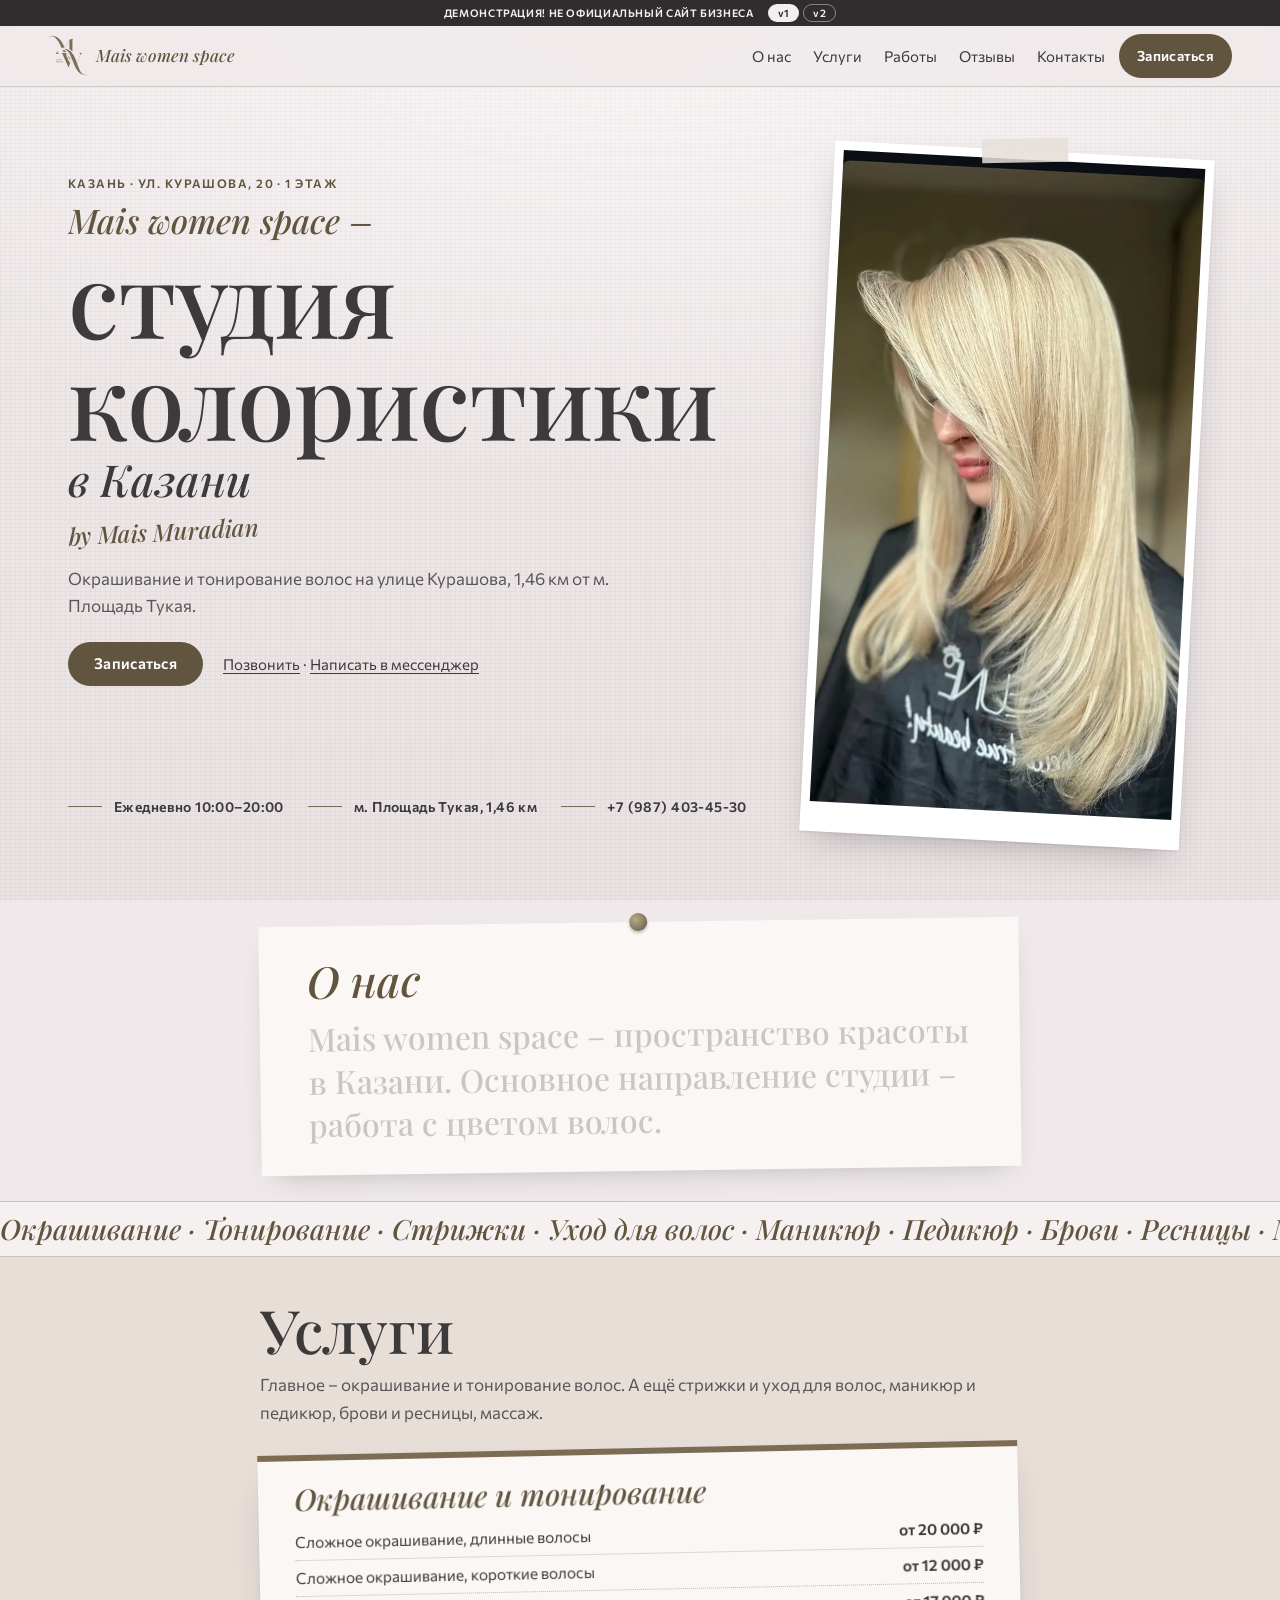
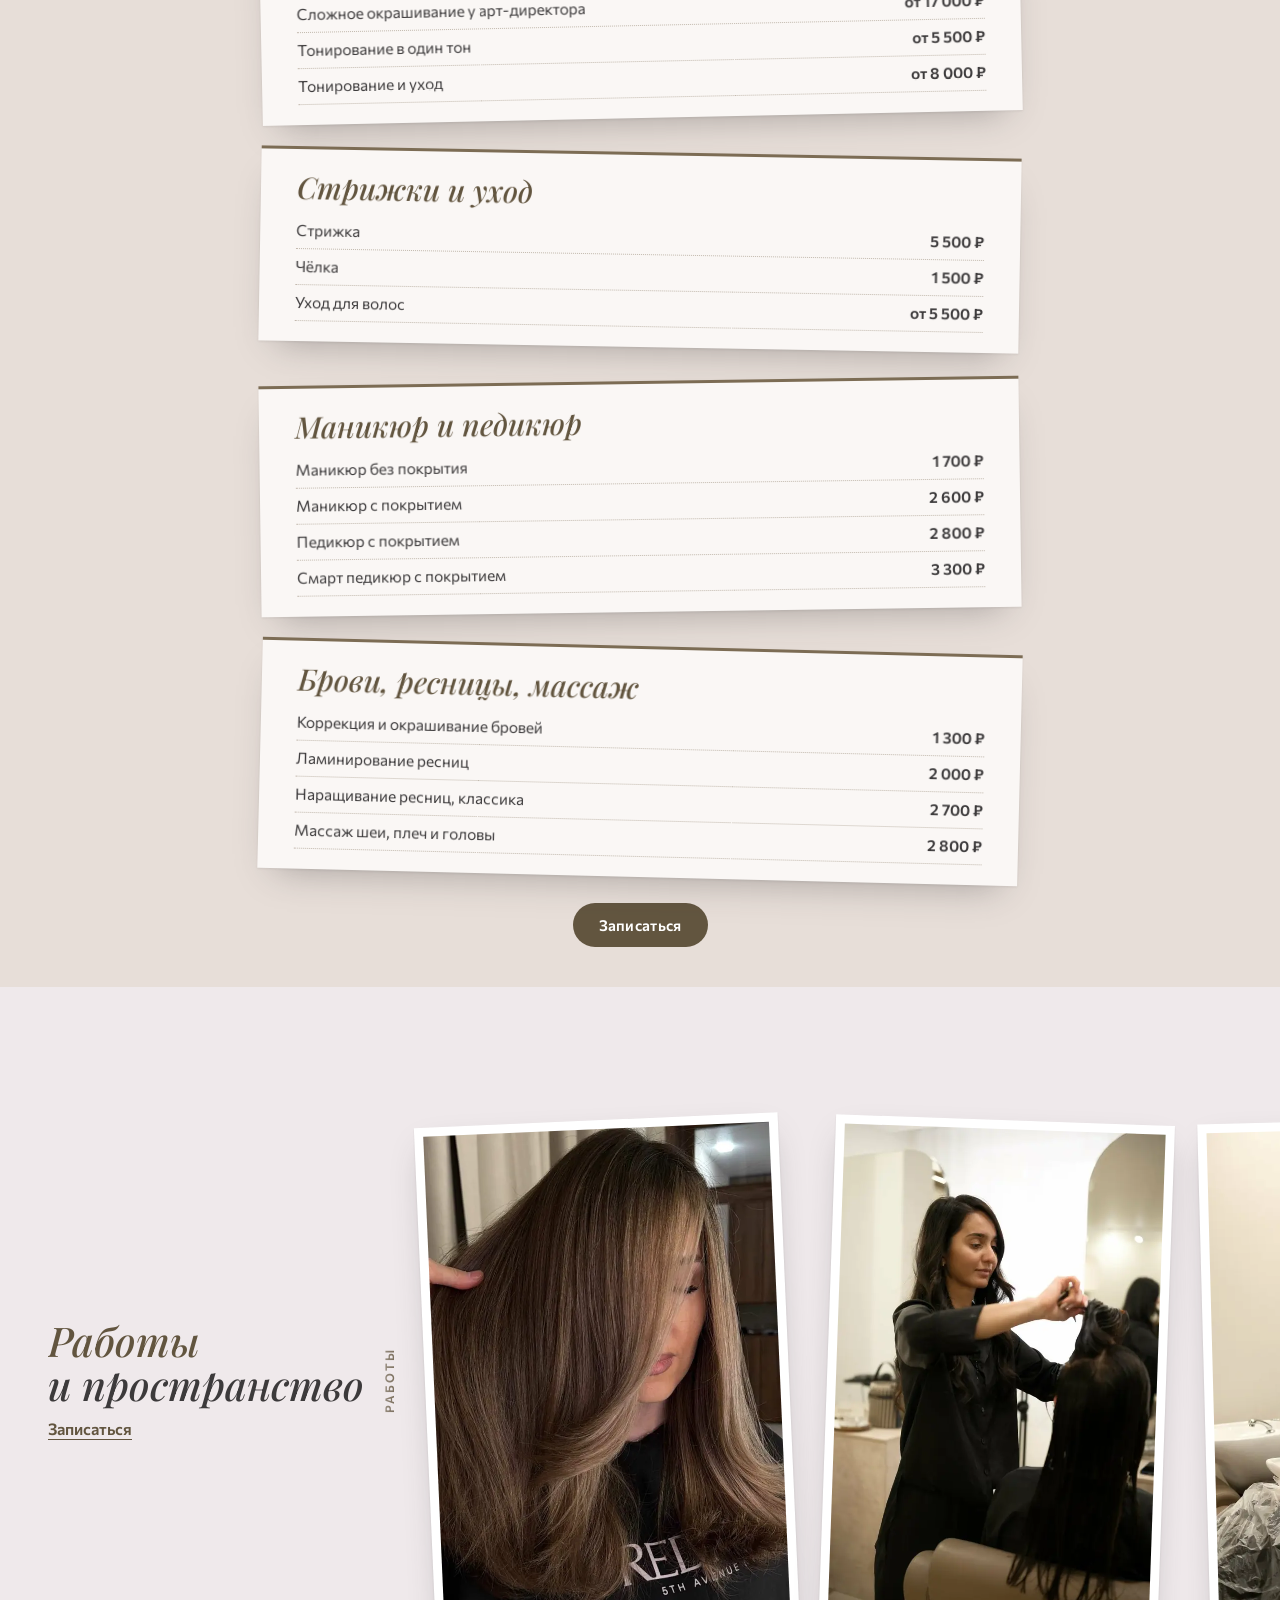
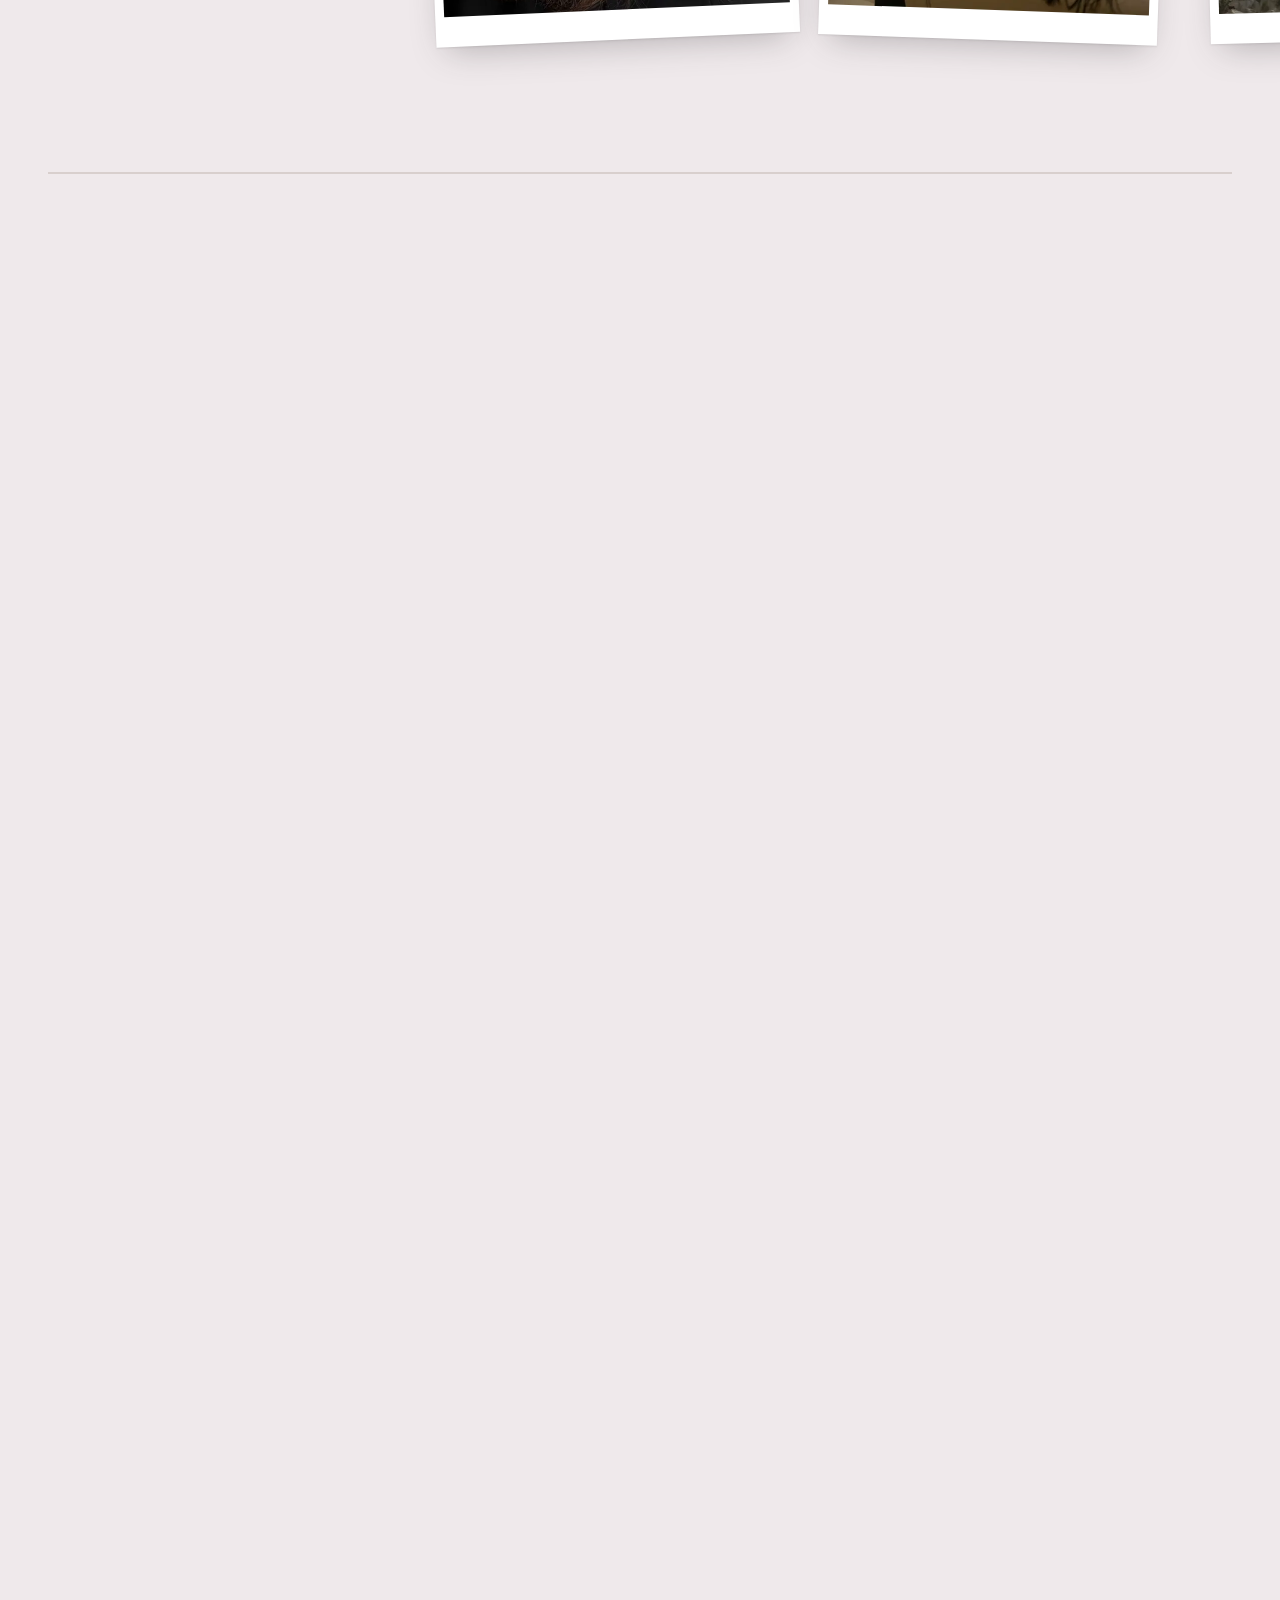
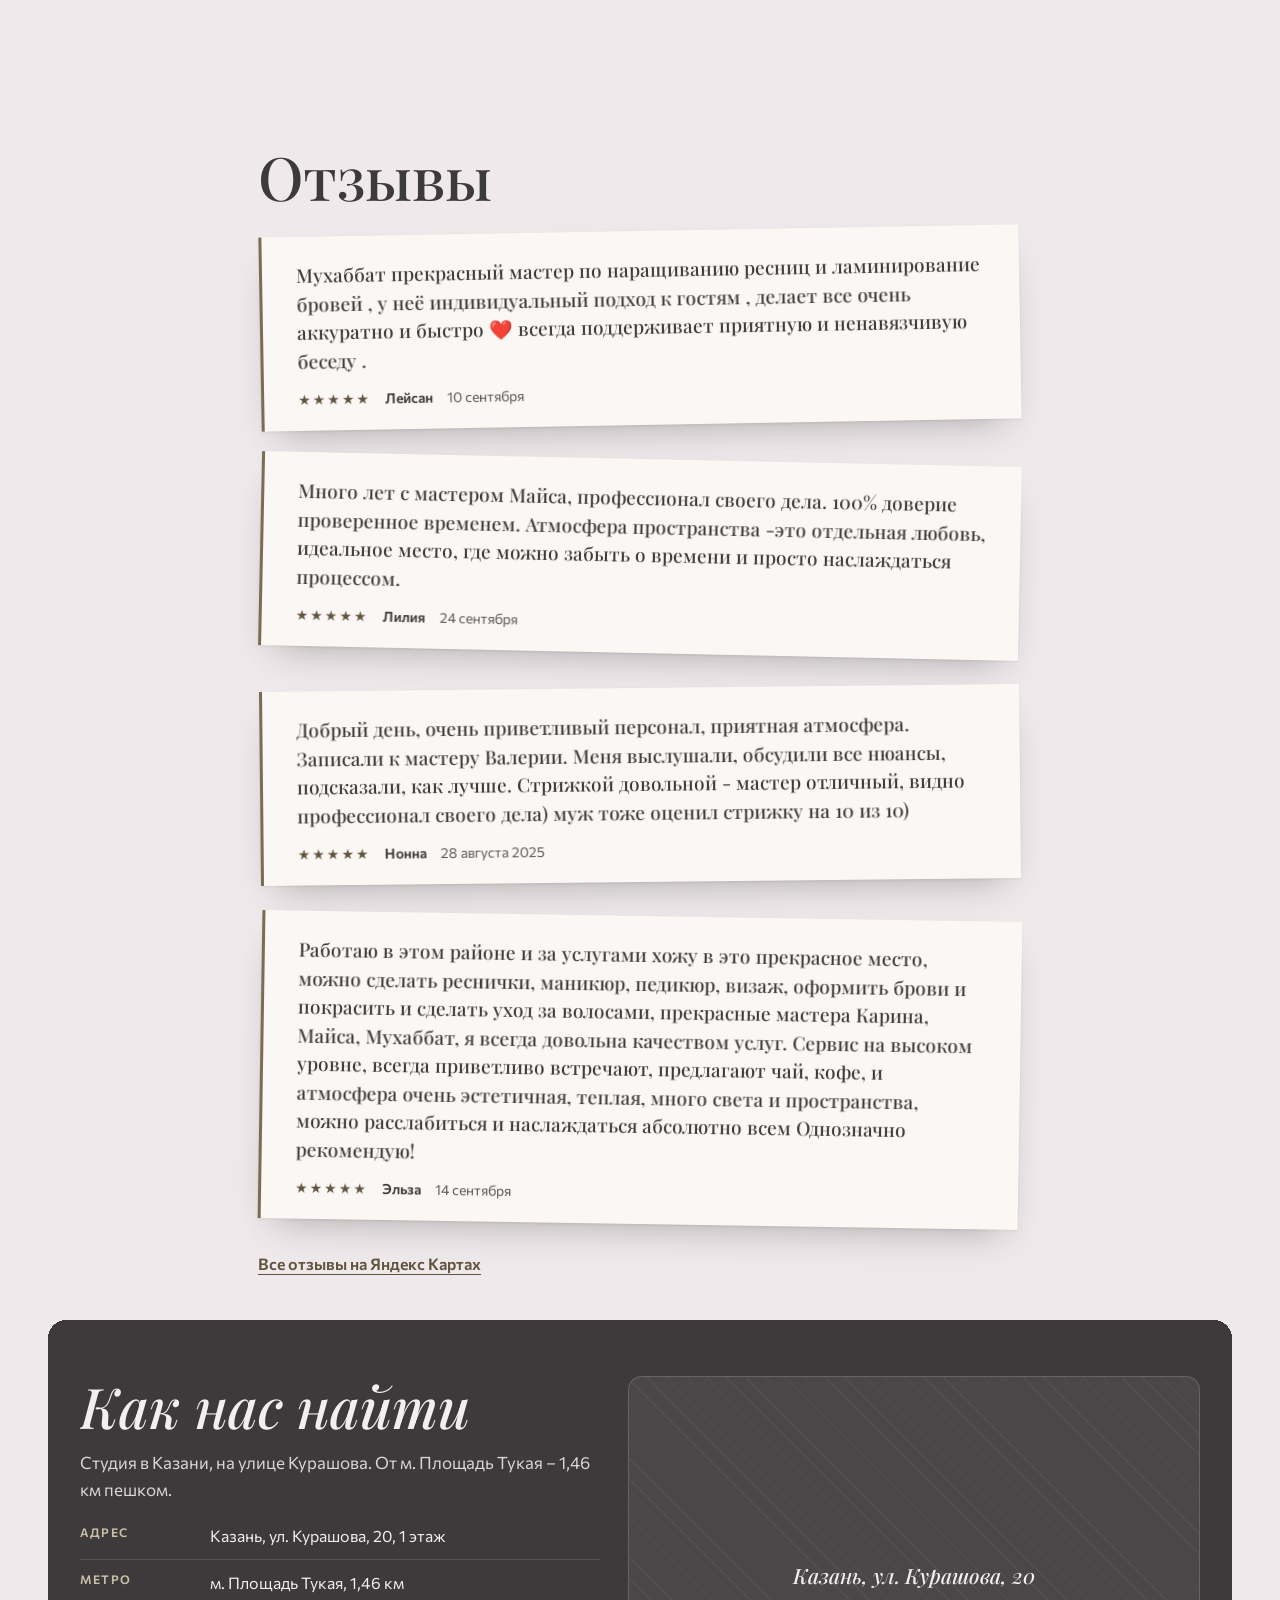
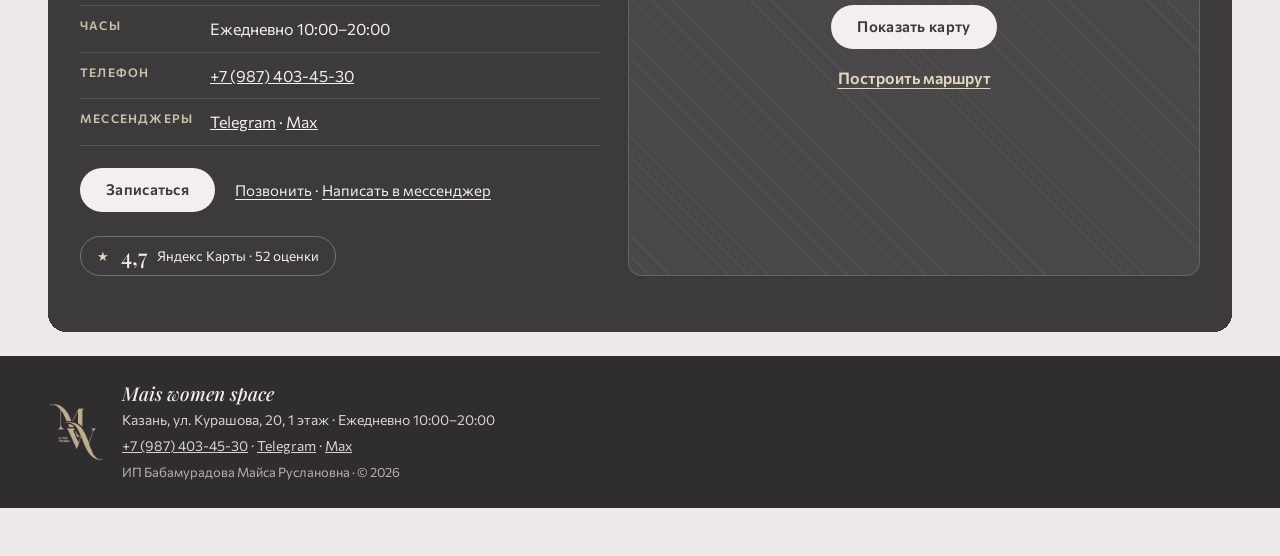
<file: index.html>
<!doctype html>
<html lang="ru">
<head>
<meta charset="utf-8">
<meta name="viewport" content="width=device-width, initial-scale=1.0">
<meta name="robots" content="noindex, nofollow">
<title>Mais women space · студия колористики в Казани</title>
<meta name="description" content="Mais women space · студия колористики в Казани: окрашивание и тонирование волос, стрижки и уход, маникюр, педикюр, брови, ресницы, массаж на ул. Курашова, 20.">
<meta name="theme-color" content="#3C3A3B">
<link rel="icon" sizes="any" href="logos/favicon.ico">
<link rel="icon" type="image/png" sizes="32x32" href="logos/favicon-32x32.png">
<link rel="apple-touch-icon" sizes="180x180" href="logos/apple-touch-icon.png">
<link rel="preload" href="fonts/playfair-500.woff2" as="font" type="font/woff2" crossorigin>
<link rel="preload" href="fonts/commissioner-400.woff2" as="font" type="font/woff2" crossorigin>
<link rel="stylesheet" href="css/fonts.css">
<link rel="stylesheet" href="css/styles.css">
<script>(function(d){if(matchMedia('(prefers-reduced-motion: no-preference)').matches){d.classList.add('m-on');setTimeout(function(){if(!d.classList.contains('m-ready'))d.classList.remove('m-on')},2500)}})(document.documentElement)</script>
</head>
<body>
<div class="board" aria-hidden="true"></div>
<div class="spot" aria-hidden="true"></div>

<div id="top">
  <div class="demo" role="note">
    <span class="demo-t">ДЕМОНСТРАЦИЯ! НЕ ОФИЦИАЛЬНЫЙ САЙТ БИЗНЕСА</span>
    <nav class="switch" aria-label="Версии демо">
      <a href="index.html" aria-current="page">v1</a>
      <a href="v2/index.html">v2</a>
    </nav>
  </div>
  <header class="hd">
    <a class="sign" href="#hero" aria-label="Mais women space, в начало">
      <img src="logos/logo.png" width="292" height="300" alt="Логотип Mais women space">
      <span>Mais women space</span>
    </a>
    <nav class="nav" aria-label="Разделы">
      <a href="#about">О нас</a>
      <a href="#services">Услуги</a>
      <a href="#works">Работы</a>
      <a href="#reviews">Отзывы</a>
      <a href="#contacts">Контакты</a>
    </nav>
    <a class="btn btn-s" href="https://dikidi.ru/ru/profile/mais_women_space_524733" target="_blank" rel="noopener">Записаться</a>
    <button class="burger" type="button" aria-expanded="false" aria-controls="menu"><span class="sr">Меню</span><i></i><i></i><i></i></button>
  </header>
  <nav id="menu" class="menu" aria-label="Меню">
    <a href="#about">О нас</a>
    <a href="#services">Услуги</a>
    <a href="#works">Работы</a>
    <a href="#reviews">Отзывы</a>
    <a href="#contacts">Контакты</a>
  </nav>
</div>
<div class="top-sp" aria-hidden="true"></div>

<main>
  <section id="hero" class="hero" data-hero>
    <div class="hero-txt">
      <p class="brow" data-rv>Казань · ул. Курашова, 20 · 1 этаж</p>
      <h1 data-split><span class="h1a">Mais women space –</span> <span class="h1b">студия колористики</span> <span class="h1c">в Казани</span></h1>
      <p class="note" data-rv>by Mais Muradian</p>
      <p class="lead" data-rv>Окрашивание и тонирование волос на улице Курашова, 1,46 км от м. Площадь Тукая.</p>
      <div class="cta">
        <a class="btn" href="https://dikidi.ru/ru/profile/mais_women_space_524733" target="_blank" rel="noopener">Записаться</a>
        <p class="cta-alt"><a href="tel:+79874034530">Позвонить</a> · <a href="https://t.me/Mais_woman_space" target="_blank" rel="noopener">Написать в мессенджер</a></p>
      </div>
    </div>
    <figure class="hero-ph">
      <div class="pola pola-hero" data-tilt>
        <span class="tape" aria-hidden="true"></span>
        <img src="img/work-blonde.webp" width="640" height="1152" alt="Длинный платиновый блонд с прядями у лица" fetchpriority="high">
      </div>
    </figure>
    <ul class="facts" data-stagger>
      <li><span class="ln" data-line></span><span class="tx" data-rv>Ежедневно 10:00–20:00</span></li>
      <li><span class="ln" data-line></span><span class="tx" data-rv>м. Площадь Тукая, 1,46 км</span></li>
      <li><span class="ln" data-line></span><span class="tx" data-rv><a href="tel:+79874034530">+7 (987) 403-45-30</a></span></li>
    </ul>
  </section>

  <section id="about" class="about">
    <div class="card-note" data-rv>
      <span class="pin" aria-hidden="true"></span>
      <h2 data-split>О нас</h2>
      <p class="glow" data-glow>Mais women space – пространство красоты в Казани. Основное направление студии – работа с цветом волос.</p>
    </div>
  </section>

  <div class="run" aria-label="Окрашивание, тонирование, стрижки, уход для волос, маникюр, педикюр, брови, ресницы, массаж">
    <div class="run-in" aria-hidden="true">
      <span>Окрашивание · Тонирование · Стрижки · Уход для волос · Маникюр · Педикюр · Брови · Ресницы · Массаж ·&nbsp;</span><span>Окрашивание · Тонирование · Стрижки · Уход для волос · Маникюр · Педикюр · Брови · Ресницы · Массаж ·&nbsp;</span>
    </div>
  </div>

  <section id="services" class="services" data-tone>
    <div class="sec-head">
      <h2 data-split>Услуги</h2>
      <p data-rv>Главное – окрашивание и тонирование волос. А ещё стрижки и уход для волос, маникюр и педикюр, брови и ресницы, массаж.</p>
    </div>
    <div class="stack">
      <article class="svc svc-main" style="--r:-1.2deg;--k:0">
        <h3>Окрашивание и тонирование</h3>
        <ul class="price">
          <li><span>Сложное окрашивание, длинные волосы</span><b>от 20 000 ₽</b></li>
          <li><span>Сложное окрашивание, короткие волосы</span><b>от 12 000 ₽</b></li>
          <li><span>Сложное окрашивание у арт-директора</span><b>от 17 000 ₽</b></li>
          <li><span>Тонирование в один тон</span><b>от 5 500 ₽</b></li>
          <li><span>Тонирование и уход</span><b>от 8 000 ₽</b></li>
        </ul>
      </article>
      <article class="svc" style="--r:1deg;--k:1">
        <h3>Стрижки и уход</h3>
        <ul class="price">
          <li><span>Стрижка</span><b>5 500 ₽</b></li>
          <li><span>Чёлка</span><b>1 500 ₽</b></li>
          <li><span>Уход для волос</span><b>от 5 500 ₽</b></li>
        </ul>
      </article>
      <article class="svc" style="--r:-.8deg;--k:2">
        <h3>Маникюр и педикюр</h3>
        <ul class="price">
          <li><span>Маникюр без покрытия</span><b>1 700 ₽</b></li>
          <li><span>Маникюр с покрытием</span><b>2 600 ₽</b></li>
          <li><span>Педикюр с покрытием</span><b>2 800 ₽</b></li>
          <li><span>Смарт педикюр с покрытием</span><b>3 300 ₽</b></li>
        </ul>
      </article>
      <article class="svc" style="--r:1.4deg;--k:3">
        <h3>Брови, ресницы, массаж</h3>
        <ul class="price">
          <li><span>Коррекция и окрашивание бровей</span><b>1 300 ₽</b></li>
          <li><span>Ламинирование ресниц</span><b>2 000 ₽</b></li>
          <li><span>Наращивание ресниц, классика</span><b>2 700 ₽</b></li>
          <li><span>Массаж шеи, плеч и головы</span><b>2 800 ₽</b></li>
        </ul>
      </article>
    </div>
    <p class="svc-cta" data-rv><a class="btn" href="https://dikidi.ru/ru/profile/mais_women_space_524733" target="_blank" rel="noopener">Записаться</a></p>
  </section>

  <section id="works" class="works" data-lane>
    <div class="lane-pin">
      <div class="works-note">
        <h2 data-split><em>Работы</em> и&nbsp;пространство</h2>
        <a class="link" href="https://dikidi.ru/ru/profile/mais_women_space_524733" target="_blank" rel="noopener">Записаться</a>
      </div>
      <div class="lane-view">
        <div class="lane-track">
          <div class="grp">
            <h3 class="grp-t">Работы</h3>
            <div class="grid" data-stagger>
              <figure class="pola" data-pin style="--r:-2.5deg"><img src="img/work-brown.webp" width="640" height="890" loading="lazy" alt="Мягкий коричневый с тонкими прядями"></figure>
              <figure class="pola" data-pin style="--r:2deg"><img src="img/work-colour-process.webp" width="640" height="959" loading="lazy" alt="Мастер разбирает пряди перед окрашиванием"></figure>
              <figure class="pola" data-pin style="--r:-1.5deg"><img src="img/work-care.webp" width="640" height="959" loading="lazy" alt="Уход для волос у мойки"></figure>
              <figure class="pola" data-pin style="--r:3deg"><img src="img/work-haircut.webp" width="640" height="895" loading="lazy" alt="Стрижка длинных тёмных волос"></figure>
              <figure class="pola" data-pin style="--r:-3deg"><img src="img/work-manicure.webp" width="640" height="792" loading="lazy" alt="Белый глянцевый маникюр"></figure>
              <figure class="pola" data-pin style="--r:1.8deg"><img src="img/work-pedicure.webp" width="640" height="895" loading="lazy" alt="Педикюр в спа-кресле"></figure>
              <figure class="pola" data-pin style="--r:-2deg"><img src="img/work-brows.webp" width="640" height="850" loading="lazy" alt="Мастер бровей и ресниц за работой"></figure>
              <figure class="pola" data-pin style="--r:2.6deg"><img src="img/work-lashes.webp" width="640" height="852" loading="lazy" alt="Работа с ресницами крупным планом"></figure>
            </div>
          </div>
          <div class="grp">
            <h3 class="grp-t">Пространство</h3>
            <div class="grid" data-stagger>
              <figure class="pola" data-pin style="--r:1.6deg"><img src="img/space-lobby.webp" width="640" height="1138" loading="lazy" alt="Холл с бежевыми диванами и аркой"></figure>
              <figure class="pola" data-pin style="--r:-2.4deg"><img src="img/space-mirrors.webp" width="640" height="1138" loading="lazy" alt="Светлый зал с арочными зеркалами"></figure>
              <figure class="pola" data-pin style="--r:2.2deg"><img src="img/space-styling.webp" width="640" height="959" loading="lazy" alt="Рабочие места с арочными зеркалами"></figure>
              <figure class="pola" data-pin style="--r:-1.8deg"><img src="img/space-sofa.webp" width="640" height="959" loading="lazy" alt="Зона ожидания со стёганым диваном"></figure>
              <figure class="pola" data-pin style="--r:2.8deg"><img src="img/space-wash.webp" width="640" height="959" loading="lazy" alt="Мойка для волос"></figure>
              <figure class="pola" data-pin style="--r:-2.2deg"><img src="img/space-nails.webp" width="640" height="895" loading="lazy" alt="Зона маникюра"></figure>
            </div>
          </div>
        </div>
      </div>
      <div class="lane-bar" aria-hidden="true"><i></i></div>
    </div>
  </section>

  <section id="reviews" class="reviews">
    <h2 data-split>Отзывы</h2>
    <div class="stack rstack">
      <blockquote class="rv" style="--r:-1deg;--k:0">
        <p>Мухаббат прекрасный мастер по наращиванию ресниц и ламинирование бровей , у неё индивидуальный подход к гостям , делает все очень аккуратно и быстро ❤️ всегда поддерживает приятную и ненавязчивую беседу .</p>
        <footer><span class="stars" role="img" aria-label="5 из 5">★★★★★</span><cite>Лейсан</cite><time>10 сентября</time></footer>
      </blockquote>
      <blockquote class="rv" style="--r:1.2deg;--k:1">
        <p>Много лет с мастером Майса, профессионал своего дела. 100% доверие проверенное временем. Атмосфера пространства -это отдельная любовь, идеальное место, где можно забыть о времени и просто наслаждаться процессом.</p>
        <footer><span class="stars" role="img" aria-label="5 из 5">★★★★★</span><cite>Лилия</cite><time>24 сентября</time></footer>
      </blockquote>
      <blockquote class="rv" style="--r:-.6deg;--k:2">
        <p>Добрый день, очень приветливый персонал, приятная атмосфера. Записали к мастеру Валерии. Меня выслушали, обсудили все нюансы, подсказали, как лучше. Стрижкой довольной - мастер отличный, видно профессионал своего дела) муж тоже оценил стрижку на 10 из 10)</p>
        <footer><span class="stars" role="img" aria-label="5 из 5">★★★★★</span><cite>Нонна</cite><time datetime="2025-08-28">28 августа 2025</time></footer>
      </blockquote>
      <blockquote class="rv" style="--r:.9deg;--k:3">
        <p>Работаю в этом районе и за услугами хожу в это прекрасное место, можно сделать реснички, маникюр, педикюр, визаж, оформить брови и покрасить и сделать уход за волосами, прекрасные мастера Карина, Майса, Мухаббат, я всегда довольна качеством услуг. Сервис на высоком уровне, всегда приветливо встречают, предлагают чай, кофе, и атмосфера очень эстетичная, теплая, много света и пространства, можно расслабиться и наслаждаться абсолютно всем Однозначно рекомендую!</p>
        <footer><span class="stars" role="img" aria-label="5 из 5">★★★★★</span><cite>Эльза</cite><time>14 сентября</time></footer>
      </blockquote>
    </div>
    <p class="all" data-rv><a class="link" href="https://yandex.ru/maps/org/mais_women_space/56252964590/reviews/" target="_blank" rel="noopener">Все отзывы на Яндекс Картах</a></p>
  </section>

  <section id="contacts" class="contacts" data-panel>
    <div class="ct-in">
      <div class="ct-txt">
        <h2 data-split>Как нас найти</h2>
        <p data-rv>Студия в Казани, на улице Курашова. От м. Площадь Тукая – 1,46 км пешком.</p>
        <dl class="ct-list" data-stagger>
          <div data-rv><dt>Адрес</dt><dd>Казань, ул. Курашова, 20, 1 этаж</dd></div>
          <div data-rv><dt>Метро</dt><dd>м. Площадь Тукая, 1,46 км</dd></div>
          <div data-rv><dt>Часы</dt><dd>Ежедневно 10:00–20:00</dd></div>
          <div data-rv><dt>Телефон</dt><dd><a href="tel:+79874034530">+7 (987) 403-45-30</a></dd></div>
          <div data-rv><dt>Мессенджеры</dt><dd><a href="https://t.me/Mais_woman_space" target="_blank" rel="noopener">Telegram</a> · <a href="https://max.ru/u/f9LHodD0cOKC-PJe2qehiViIMzjkqomTn_7c9KvubGK-MMpbXn2CDVTBZKI" target="_blank" rel="noopener">Max</a></dd></div>
        </dl>
        <div class="cta">
          <a class="btn btn-l" href="https://dikidi.ru/ru/profile/mais_women_space_524733" target="_blank" rel="noopener">Записаться</a>
          <p class="cta-alt"><a href="tel:+79874034530">Позвонить</a> · <a href="https://t.me/Mais_woman_space" target="_blank" rel="noopener">Написать в мессенджер</a></p>
        </div>
        <a class="badge" href="https://yandex.ru/maps/org/mais_women_space/56252964590/reviews/" target="_blank" rel="noopener"><span class="stars" aria-hidden="true">★</span><b>4,7</b><span>Яндекс Карты · 52 оценки</span></a>
      </div>
      <div class="map">
        <p class="map-addr">Казань, ул. Курашова, 20</p>
        <button type="button" class="btn btn-l" data-map="https://yandex.ru/map-widget/v1/?oid=56252964590&amp;ol=biz&amp;z=17" data-title="Mais women space на Яндекс Картах">Показать карту</button>
        <a class="link" href="https://yandex.ru/maps/?rtext=~%D0%9A%D0%B0%D0%B7%D0%B0%D0%BD%D1%8C%2C%20%D1%83%D0%BB%D0%B8%D1%86%D0%B0%20%D0%9A%D1%83%D1%80%D0%B0%D1%88%D0%BE%D0%B2%D0%B0%2C%2020&amp;rtt=pd" target="_blank" rel="noopener">Построить маршрут</a>
      </div>
    </div>
  </section>
</main>

<footer class="ft">
  <div class="ft-in">
    <img src="logos/logo-light.png" width="292" height="300" alt="" loading="lazy">
    <div>
      <p class="ft-name">Mais women space</p>
      <p>Казань, ул. Курашова, 20, 1 этаж · Ежедневно 10:00–20:00</p>
      <p><a href="tel:+79874034530">+7 (987) 403-45-30</a> · <a href="https://t.me/Mais_woman_space" target="_blank" rel="noopener">Telegram</a> · <a href="https://max.ru/u/f9LHodD0cOKC-PJe2qehiViIMzjkqomTn_7c9KvubGK-MMpbXn2CDVTBZKI" target="_blank" rel="noopener">Max</a></p>
      <p class="ft-legal">ИП Бабамурадова Майса Руслановна · © 2026</p>
    </div>
  </div>
</footer>
<script src="js/motion.js" defer></script>
</body>
</html>
</file>
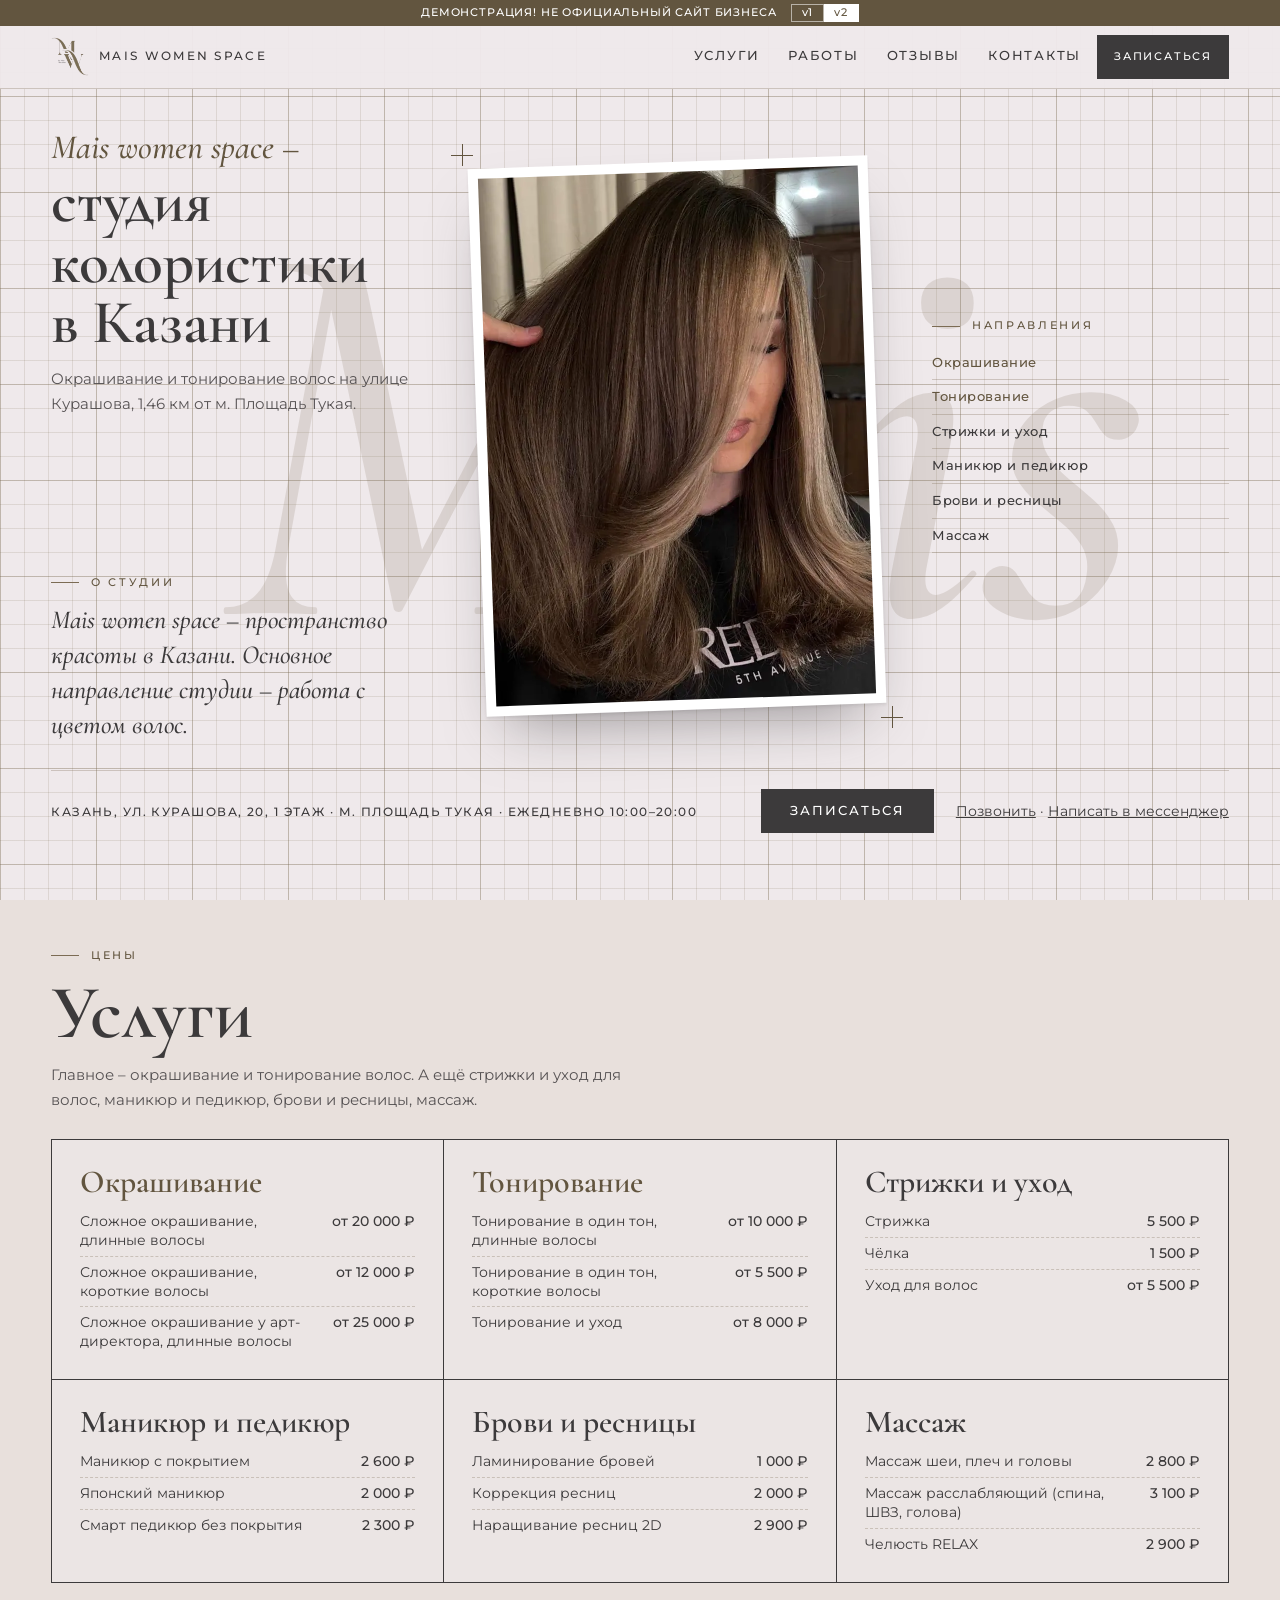
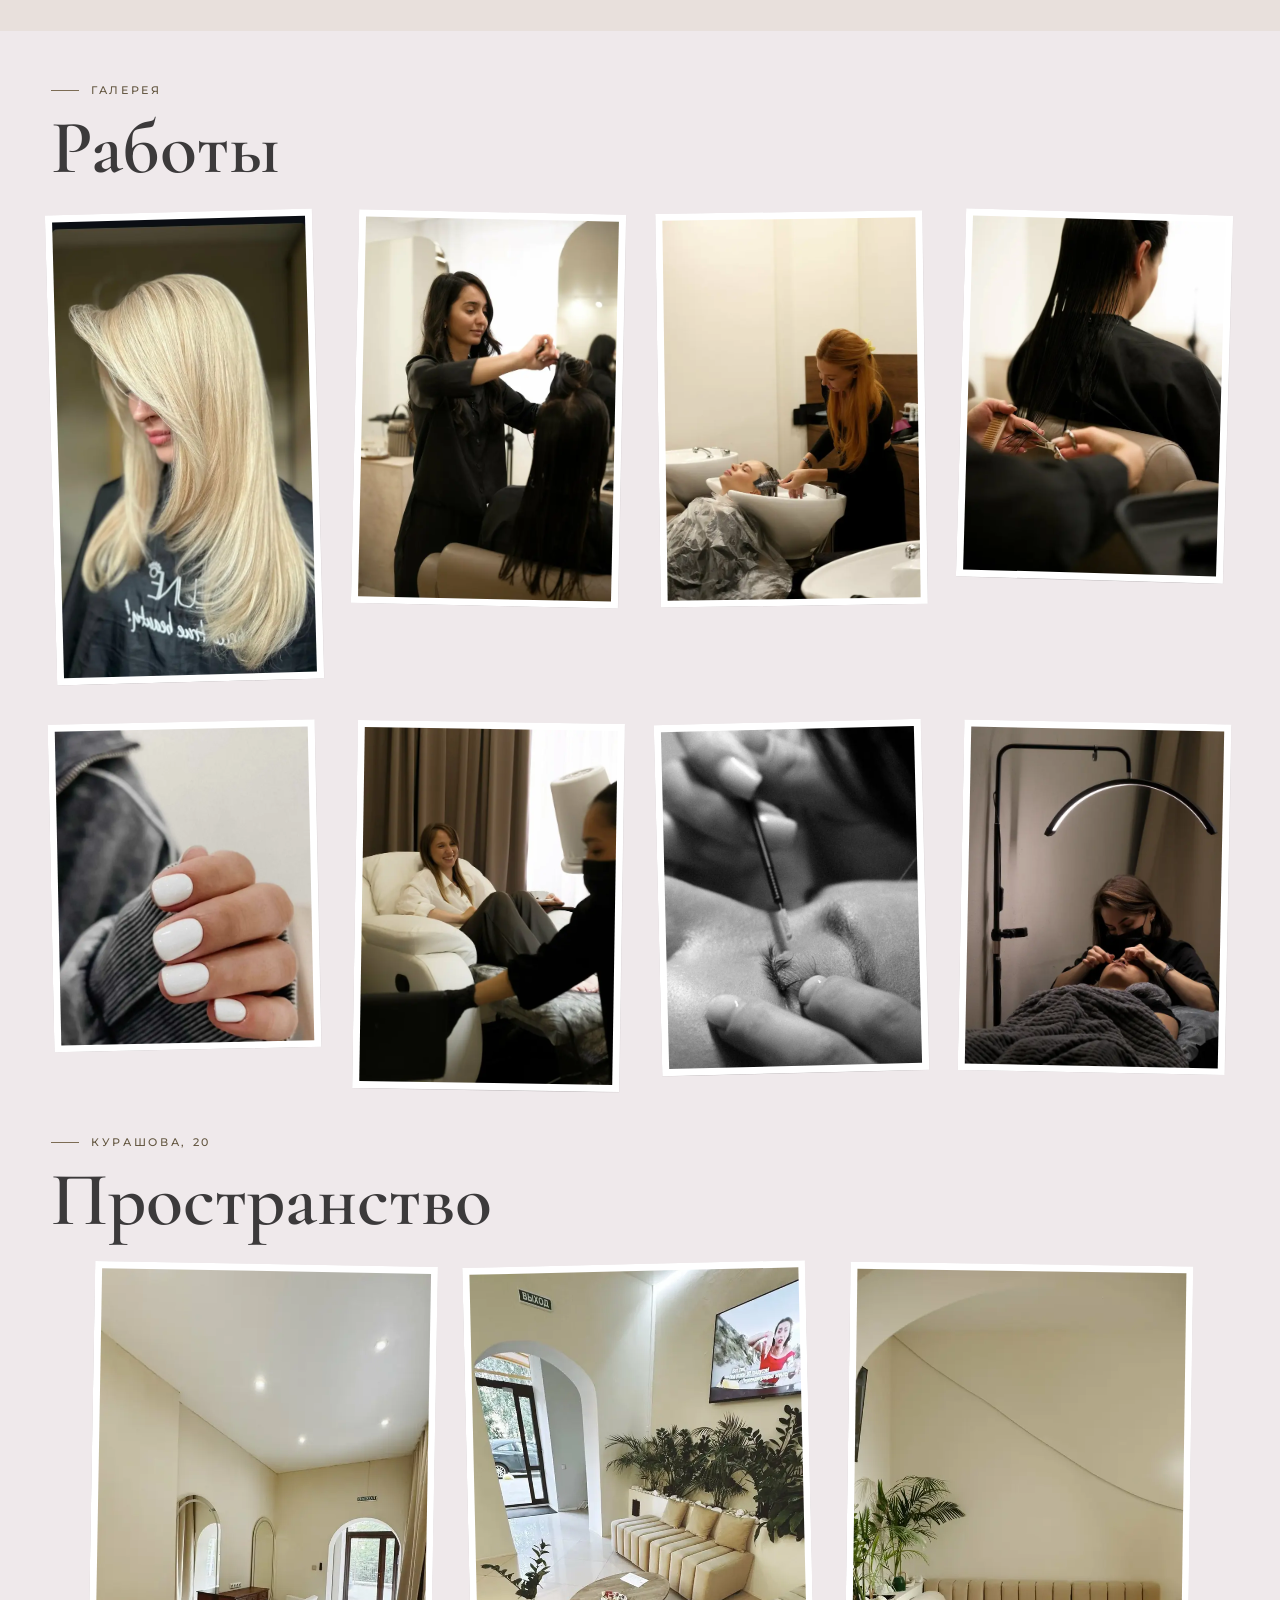
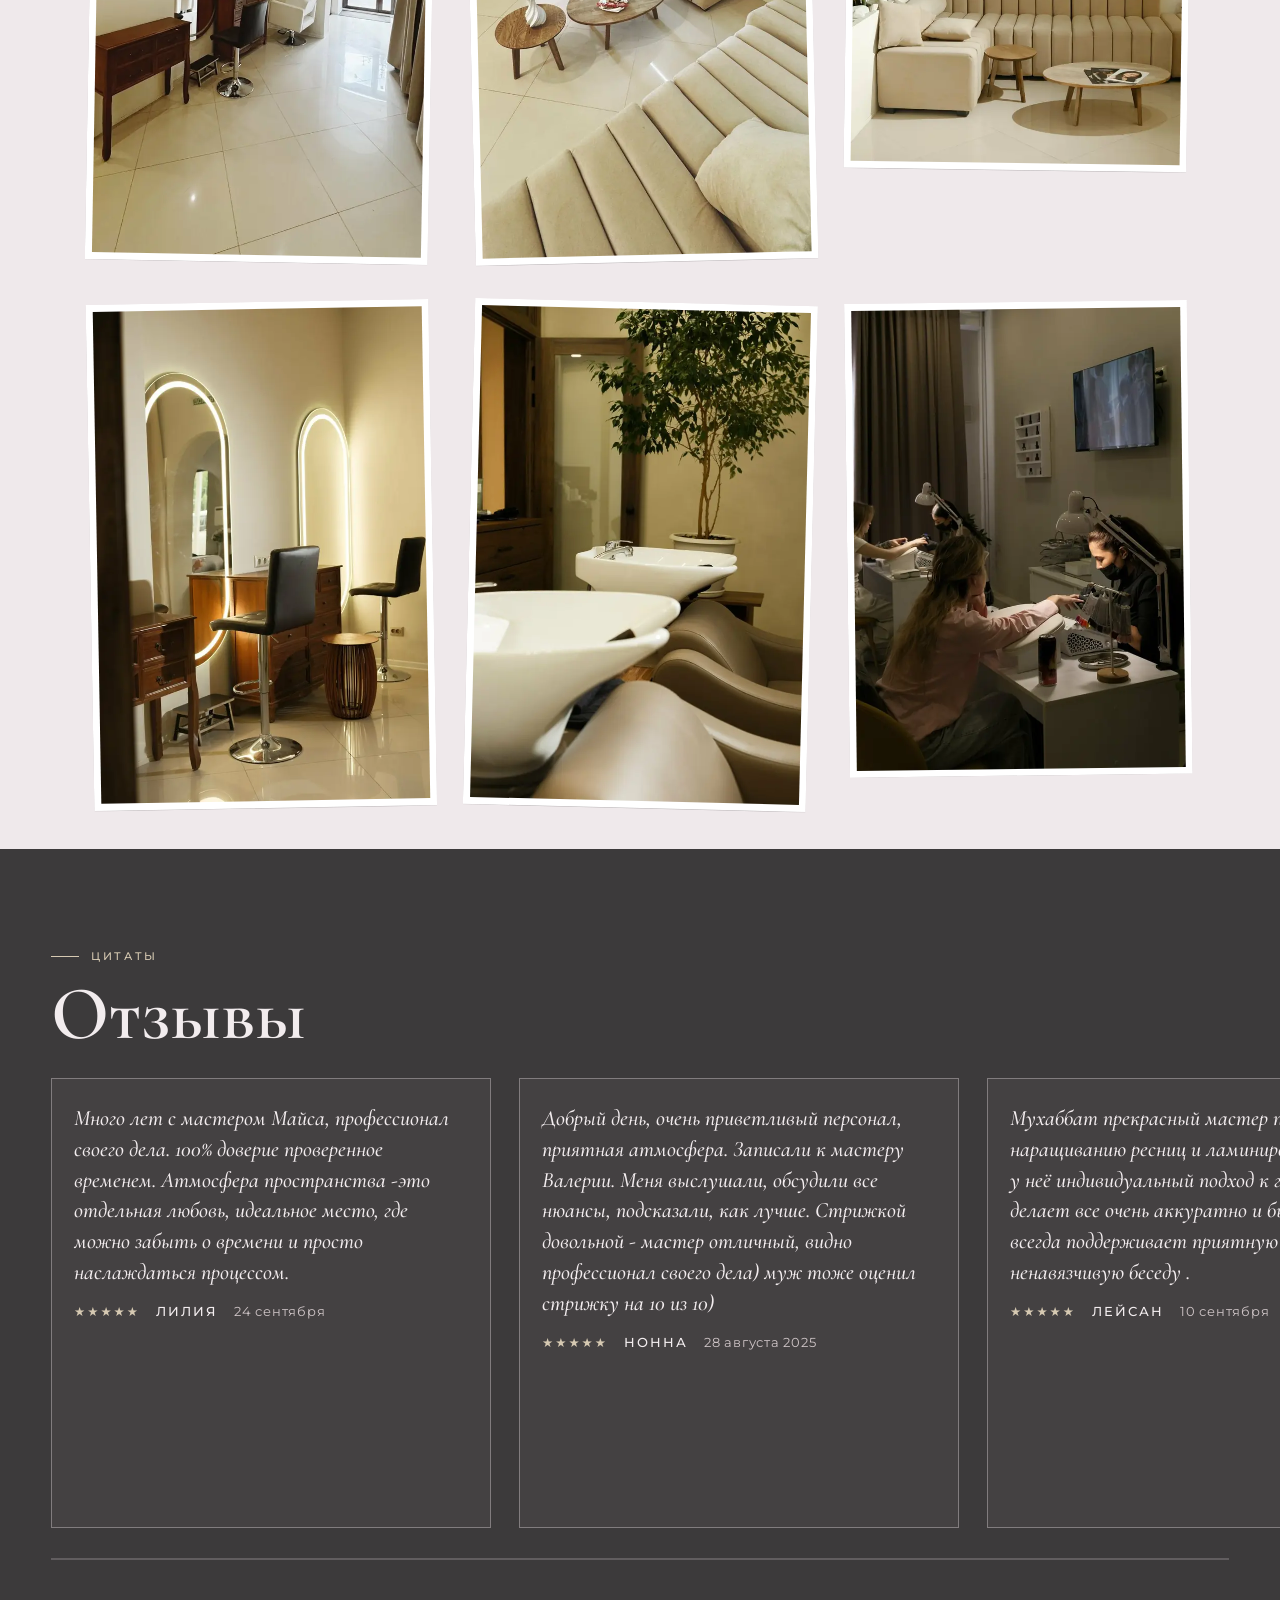
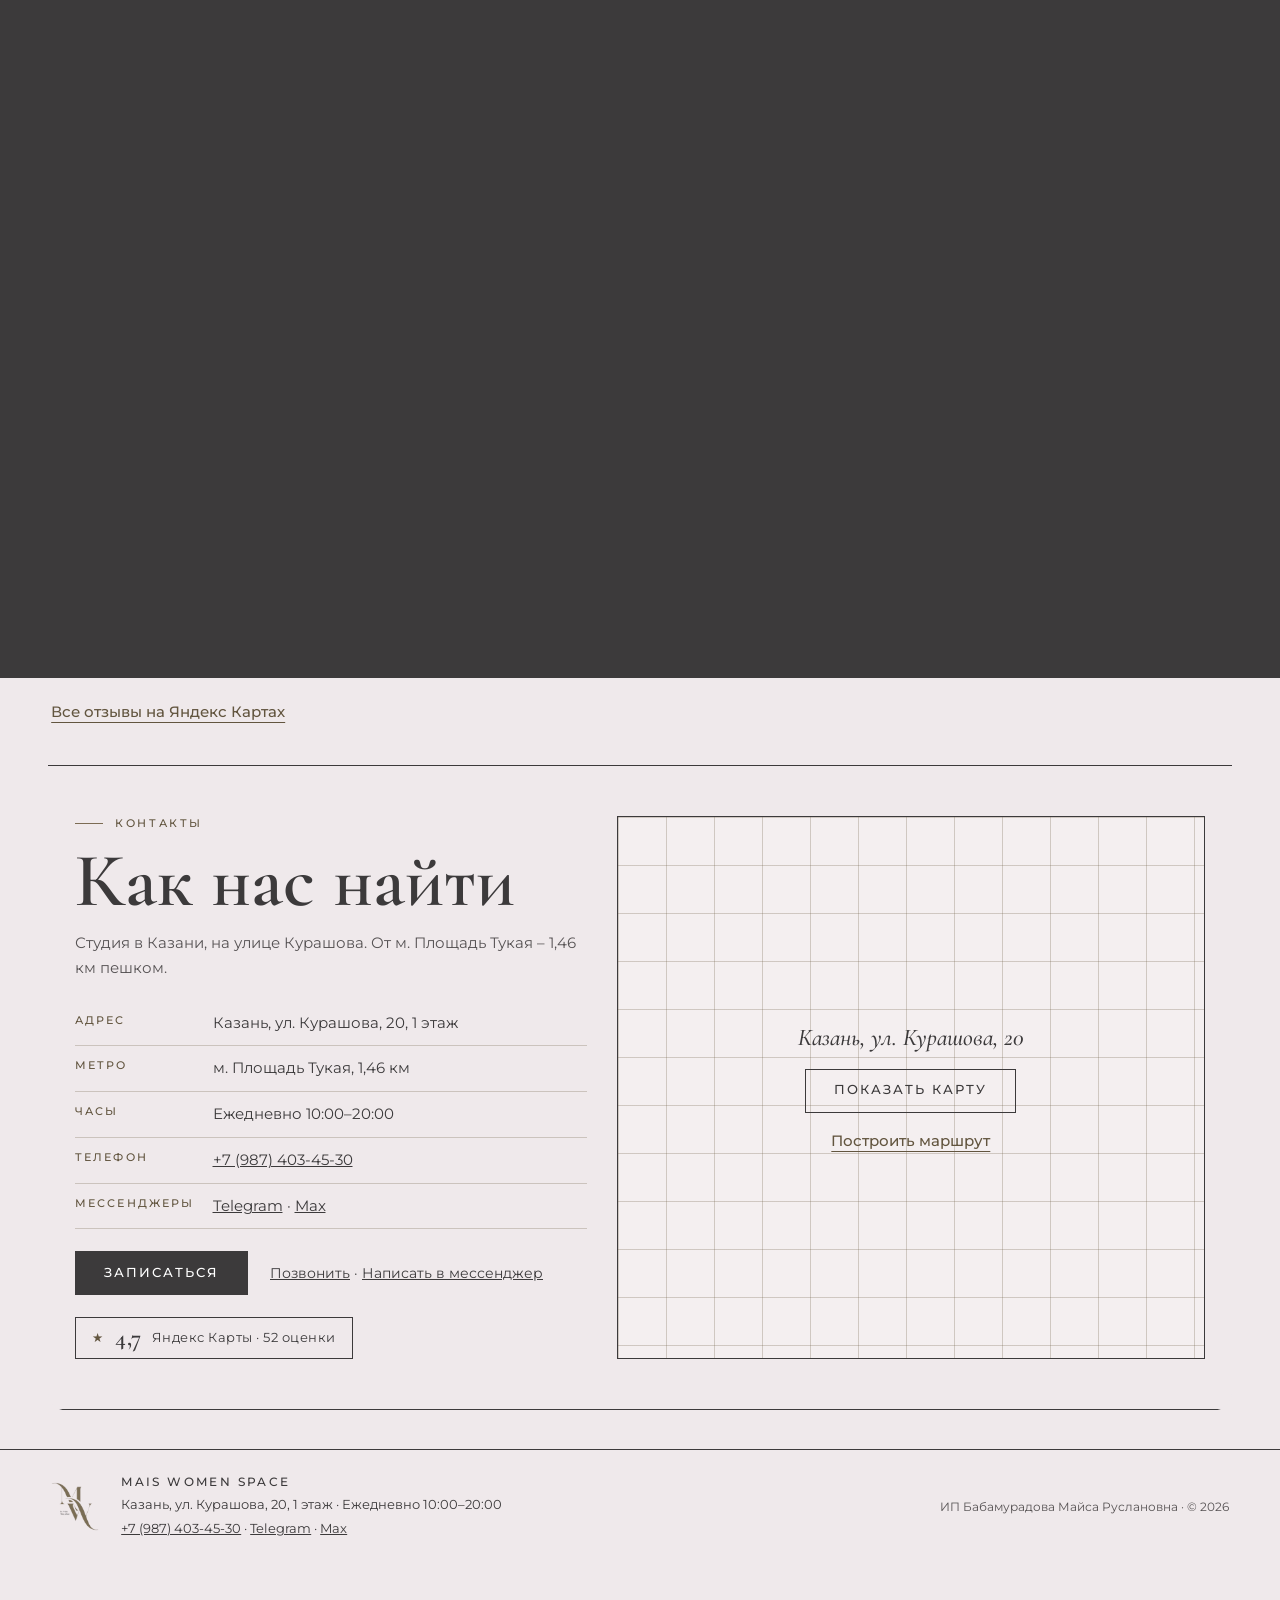
<file: v2/index.html>
<!doctype html>
<html lang="ru">
<head>
<meta charset="utf-8">
<meta name="viewport" content="width=device-width, initial-scale=1.0">
<meta name="robots" content="noindex, nofollow">
<title>Mais women space · студия колористики в Казани</title>
<meta name="description" content="Mais women space · студия колористики в Казани: окрашивание и тонирование волос, стрижки и уход, маникюр, педикюр, брови, ресницы, массаж на ул. Курашова, 20.">
<meta name="theme-color" content="#EFE9EB">
<link rel="icon" sizes="any" href="logos/favicon.ico">
<link rel="icon" type="image/png" sizes="32x32" href="logos/favicon-32x32.png">
<link rel="apple-touch-icon" sizes="180x180" href="logos/apple-touch-icon.png">
<link rel="preload" href="fonts/cormorantg-600.woff2" as="font" type="font/woff2" crossorigin>
<link rel="preload" href="fonts/montserrat-400.woff2" as="font" type="font/woff2" crossorigin>
<link rel="stylesheet" href="css/fonts.css">
<link rel="stylesheet" href="css/styles.css">
<script>(function(d){if(matchMedia('(prefers-reduced-motion: no-preference)').matches){d.classList.add('m-on');setTimeout(function(){if(!d.classList.contains('m-ready'))d.classList.remove('m-on')},2500)}})(document.documentElement)</script>
</head>
<body>
<div class="sheet" aria-hidden="true"></div>
<div class="spot" aria-hidden="true"></div>

<div id="top">
  <div class="demo" role="note">
    <span>ДЕМОНСТРАЦИЯ! НЕ ОФИЦИАЛЬНЫЙ САЙТ БИЗНЕСА</span>
    <nav class="switch" aria-label="Версии демо">
      <a href="../index.html">v1</a>
      <a href="index.html" aria-current="page">v2</a>
    </nav>
  </div>
  <header class="hd">
    <a class="sign" href="#hero" aria-label="Mais women space, в начало">
      <img src="logos/logo.png" width="292" height="300" alt="Логотип Mais women space">
      <span>Mais women space</span>
    </a>
    <nav class="nav" aria-label="Разделы">
      <a href="#services">Услуги</a>
      <a href="#works">Работы</a>
      <a href="#reviews">Отзывы</a>
      <a href="#contacts">Контакты</a>
    </nav>
    <a class="btn btn-s" href="https://dikidi.ru/ru/profile/mais_women_space_524733" target="_blank" rel="noopener">Записаться</a>
    <button class="burger" type="button" aria-expanded="false" aria-controls="menu"><span class="sr">Меню</span><i></i><i></i></button>
    <span class="prog" aria-hidden="true"></span>
  </header>
  <nav id="menu" class="menu" aria-label="Меню">
    <a href="#services">Услуги</a>
    <a href="#works">Работы</a>
    <a href="#reviews">Отзывы</a>
    <a href="#contacts">Контакты</a>
  </nav>
</div>
<div class="top-sp" aria-hidden="true"></div>

<main>
  <section id="hero" class="hero" data-hero>
    <p class="word" aria-hidden="true">Mais</p>
    <div class="h-head">
      <h1 data-split><span class="h1a">Mais women space –</span> <span class="h1b">студия колористики в&nbsp;Казани</span></h1>
      <p class="lead" data-rv>Окрашивание и тонирование волос на улице Курашова, 1,46 км от м. Площадь Тукая.</p>
    </div>
    <figure class="h-work">
      <div class="frame" data-tilt>
        <img src="img/work-brown.webp" width="640" height="890" alt="Мягкий коричневый с тонкими прядями" fetchpriority="high">
      </div>
      <span class="cross c1" aria-hidden="true"></span><span class="cross c2" aria-hidden="true"></span>
    </figure>
    <div class="h-about">
      <p class="kick" data-marks data-text="О студии"><span class="sr">О студии</span><span aria-hidden="true">О студии</span></p>
      <p data-rv>Mais women space – пространство красоты в Казани. Основное направление студии – работа с цветом волос.</p>
    </div>
    <div class="h-svc">
      <p class="kick" data-marks data-text="Направления"><span class="sr">Направления</span><span aria-hidden="true">Направления</span></p>
      <ul data-stagger>
        <li data-rv class="main">Окрашивание</li>
        <li data-rv class="main">Тонирование</li>
        <li data-rv>Стрижки и уход</li>
        <li data-rv>Маникюр и педикюр</li>
        <li data-rv>Брови и ресницы</li>
        <li data-rv>Массаж</li>
      </ul>
    </div>
    <div class="h-bar">
      <p class="addr">Казань, ул. Курашова, 20, 1 этаж · м. Площадь Тукая · Ежедневно 10:00–20:00</p>
      <div class="cta">
        <a class="btn" href="https://dikidi.ru/ru/profile/mais_women_space_524733" target="_blank" rel="noopener">Записаться</a>
        <p class="cta-alt"><a href="tel:+79874034530">Позвонить</a> · <a href="https://t.me/Mais_woman_space" target="_blank" rel="noopener">Написать в мессенджер</a></p>
      </div>
    </div>
  </section>

  <section id="services" class="services" data-tone>
    <div class="s-head">
      <p class="kick" data-marks data-text="Цены"><span class="sr">Цены</span><span aria-hidden="true">Цены</span></p>
      <h2 data-split>Услуги</h2>
      <p data-rv>Главное – окрашивание и тонирование волос. А ещё стрижки и уход для волос, маникюр и педикюр, брови и ресницы, массаж.</p>
    </div>
    <div class="cells" data-stagger>
      <article class="cell" data-rv>
        <h3>Окрашивание</h3>
        <ul class="price">
          <li><span>Сложное окрашивание, длинные волосы</span><b>от 20 000 ₽</b></li>
          <li><span>Сложное окрашивание, короткие волосы</span><b>от 12 000 ₽</b></li>
          <li><span>Сложное окрашивание у арт-директора, длинные волосы</span><b>от 25 000 ₽</b></li>
        </ul>
      </article>
      <article class="cell" data-rv>
        <h3>Тонирование</h3>
        <ul class="price">
          <li><span>Тонирование в один тон, длинные волосы</span><b>от 10 000 ₽</b></li>
          <li><span>Тонирование в один тон, короткие волосы</span><b>от 5 500 ₽</b></li>
          <li><span>Тонирование и уход</span><b>от 8 000 ₽</b></li>
        </ul>
      </article>
      <article class="cell" data-rv>
        <h3>Стрижки и уход</h3>
        <ul class="price">
          <li><span>Стрижка</span><b>5 500 ₽</b></li>
          <li><span>Чёлка</span><b>1 500 ₽</b></li>
          <li><span>Уход для волос</span><b>от 5 500 ₽</b></li>
        </ul>
      </article>
      <article class="cell" data-rv>
        <h3>Маникюр и педикюр</h3>
        <ul class="price">
          <li><span>Маникюр с покрытием</span><b>2 600 ₽</b></li>
          <li><span>Японский маникюр</span><b>2 000 ₽</b></li>
          <li><span>Смарт педикюр без покрытия</span><b>2 300 ₽</b></li>
        </ul>
      </article>
      <article class="cell" data-rv>
        <h3>Брови и ресницы</h3>
        <ul class="price">
          <li><span>Ламинирование бровей</span><b>1 000 ₽</b></li>
          <li><span>Коррекция ресниц</span><b>2 000 ₽</b></li>
          <li><span>Наращивание ресниц 2D</span><b>2 900 ₽</b></li>
        </ul>
      </article>
      <article class="cell" data-rv>
        <h3>Массаж</h3>
        <ul class="price">
          <li><span>Массаж шеи, плеч и головы</span><b>2 800 ₽</b></li>
          <li><span>Массаж расслабляющий (спина, ШВЗ, голова)</span><b>3 100 ₽</b></li>
          <li><span>Челюсть RELAX</span><b>2 900 ₽</b></li>
        </ul>
      </article>
    </div>
  </section>

  <section id="works" class="works">
    <div class="w-head">
      <p class="kick" data-marks data-text="Галерея"><span class="sr">Галерея</span><span aria-hidden="true">Галерея</span></p>
      <h2 data-split>Работы</h2>
    </div>
    <div class="gal" data-stagger>
      <figure class="fr" data-curtain style="--r:-1.5deg"><img src="img/work-blonde.webp" width="640" height="1152" loading="lazy" alt="Длинный платиновый блонд"></figure>
      <figure class="fr" data-curtain style="--r:1.2deg"><img src="img/work-colour-process.webp" width="640" height="959" loading="lazy" alt="Мастер разбирает пряди перед окрашиванием"></figure>
      <figure class="fr" data-curtain style="--r:-.8deg"><img src="img/work-care.webp" width="640" height="959" loading="lazy" alt="Уход для волос у мойки"></figure>
      <figure class="fr" data-curtain style="--r:1.6deg"><img src="img/work-haircut.webp" width="640" height="895" loading="lazy" alt="Стрижка длинных тёмных волос"></figure>
      <figure class="fr" data-curtain style="--r:-1.2deg"><img src="img/work-manicure.webp" width="640" height="792" loading="lazy" alt="Белый глянцевый маникюр"></figure>
      <figure class="fr" data-curtain style="--r:.9deg"><img src="img/work-pedicure.webp" width="640" height="895" loading="lazy" alt="Педикюр в спа-кресле"></figure>
      <figure class="fr" data-curtain style="--r:-1.4deg"><img src="img/work-lashes.webp" width="640" height="852" loading="lazy" alt="Работа с ресницами крупным планом"></figure>
      <figure class="fr" data-curtain style="--r:1.1deg"><img src="img/work-brows.webp" width="640" height="850" loading="lazy" alt="Мастер бровей и ресниц за работой"></figure>
    </div>
    <div class="w-head w-head2">
      <p class="kick" data-marks data-text="Курашова, 20"><span class="sr">Курашова, 20</span><span aria-hidden="true">Курашова, 20</span></p>
      <h2 data-split>Пространство</h2>
    </div>
    <div class="gal gal-space" data-stagger>
      <figure class="fr" data-curtain style="--r:1deg"><img src="img/space-mirrors.webp" width="640" height="1138" loading="lazy" alt="Светлый зал с арочными зеркалами"></figure>
      <figure class="fr" data-curtain style="--r:-1.3deg"><img src="img/space-lobby.webp" width="640" height="1138" loading="lazy" alt="Холл с бежевыми диванами и аркой"></figure>
      <figure class="fr" data-curtain style="--r:.8deg"><img src="img/space-sofa.webp" width="640" height="959" loading="lazy" alt="Зона ожидания со стёганым диваном"></figure>
      <figure class="fr" data-curtain style="--r:-1deg"><img src="img/space-styling.webp" width="640" height="959" loading="lazy" alt="Рабочие места с арочными зеркалами"></figure>
      <figure class="fr" data-curtain style="--r:1.4deg"><img src="img/space-wash.webp" width="640" height="959" loading="lazy" alt="Мойка для волос"></figure>
      <figure class="fr" data-curtain style="--r:-.7deg"><img src="img/space-nails.webp" width="640" height="895" loading="lazy" alt="Зона маникюра"></figure>
    </div>
  </section>

  <section id="reviews" class="reviews" data-lane="1.3">
    <div class="lane-pin">
      <div class="r-head">
        <p class="kick" data-marks data-text="Цитаты"><span class="sr">Цитаты</span><span aria-hidden="true">Цитаты</span></p>
        <h2 data-split>Отзывы</h2>
      </div>
      <div class="lane-view">
        <div class="lane-track rstack">
          <blockquote class="rv" style="--k:0">
            <p>Много лет с мастером Майса, профессионал своего дела. 100% доверие проверенное временем. Атмосфера пространства -это отдельная любовь, идеальное место, где можно забыть о времени и просто наслаждаться процессом.</p>
            <footer><span class="stars" role="img" aria-label="5 из 5">★★★★★</span><cite>Лилия</cite><time>24 сентября</time></footer>
          </blockquote>
          <blockquote class="rv" style="--k:1">
            <p>Добрый день, очень приветливый персонал, приятная атмосфера. Записали к мастеру Валерии. Меня выслушали, обсудили все нюансы, подсказали, как лучше. Стрижкой довольной - мастер отличный, видно профессионал своего дела) муж тоже оценил стрижку на 10 из 10)</p>
            <footer><span class="stars" role="img" aria-label="5 из 5">★★★★★</span><cite>Нонна</cite><time datetime="2025-08-28">28 августа 2025</time></footer>
          </blockquote>
          <blockquote class="rv" style="--k:2">
            <p>Мухаббат прекрасный мастер по наращиванию ресниц и ламинирование бровей , у неё индивидуальный подход к гостям , делает все очень аккуратно и быстро ❤️ всегда поддерживает приятную и ненавязчивую беседу .</p>
            <footer><span class="stars" role="img" aria-label="5 из 5">★★★★★</span><cite>Лейсан</cite><time>10 сентября</time></footer>
          </blockquote>
          <blockquote class="rv" style="--k:3">
            <p>Работаю в этом районе и за услугами хожу в это прекрасное место, можно сделать реснички, маникюр, педикюр, визаж, оформить брови и покрасить и сделать уход за волосами, прекрасные мастера Карина, Майса, Мухаббат, я всегда довольна качеством услуг. Сервис на высоком уровне, всегда приветливо встречают, предлагают чай, кофе, и атмосфера очень эстетичная, теплая, много света и пространства, можно расслабиться и наслаждаться абсолютно всем Однозначно рекомендую!</p>
            <footer><span class="stars" role="img" aria-label="5 из 5">★★★★★</span><cite>Эльза</cite><time>14 сентября</time></footer>
          </blockquote>
        </div>
      </div>
      <div class="lane-bar" aria-hidden="true"><i></i></div>
    </div>
  </section>
  <p class="all"><a class="link" href="https://yandex.ru/maps/org/mais_women_space/56252964590/reviews/" target="_blank" rel="noopener">Все отзывы на Яндекс Картах</a></p>

  <section id="contacts" class="contacts" data-panel>
    <div class="ct-in">
      <div class="ct-txt">
        <p class="kick" data-marks data-text="Контакты"><span class="sr">Контакты</span><span aria-hidden="true">Контакты</span></p>
        <h2 data-split>Как нас найти</h2>
        <p data-rv>Студия в Казани, на улице Курашова. От м. Площадь Тукая – 1,46 км пешком.</p>
        <ul class="ct-rows" data-stagger>
          <li data-rv><span class="l">Адрес</span><span class="v">Казань, ул. Курашова, 20, 1 этаж</span></li>
          <li data-rv><span class="l">Метро</span><span class="v">м. Площадь Тукая, 1,46 км</span></li>
          <li data-rv><span class="l">Часы</span><span class="v">Ежедневно 10:00–20:00</span></li>
          <li data-rv><span class="l">Телефон</span><span class="v"><a href="tel:+79874034530">+7 (987) 403-45-30</a></span></li>
          <li data-rv><span class="l">Мессенджеры</span><span class="v"><a href="https://t.me/Mais_woman_space" target="_blank" rel="noopener">Telegram</a> · <a href="https://max.ru/u/f9LHodD0cOKC-PJe2qehiViIMzjkqomTn_7c9KvubGK-MMpbXn2CDVTBZKI" target="_blank" rel="noopener">Max</a></span></li>
        </ul>
        <div class="cta">
          <a class="btn" href="https://dikidi.ru/ru/profile/mais_women_space_524733" target="_blank" rel="noopener">Записаться</a>
          <p class="cta-alt"><a href="tel:+79874034530">Позвонить</a> · <a href="https://t.me/Mais_woman_space" target="_blank" rel="noopener">Написать в мессенджер</a></p>
        </div>
        <a class="badge" href="https://yandex.ru/maps/org/mais_women_space/56252964590/reviews/" target="_blank" rel="noopener"><span class="stars" aria-hidden="true">★</span><b>4,7</b><span>Яндекс Карты · 52 оценки</span></a>
      </div>
      <div class="map">
        <p class="map-addr">Казань, ул. Курашова, 20</p>
        <button type="button" class="btn btn-o" data-map="https://yandex.ru/map-widget/v1/?oid=56252964590&amp;ol=biz&amp;z=17" data-title="Mais women space на Яндекс Картах">Показать карту</button>
        <a class="link" href="https://yandex.ru/maps/?rtext=~%D0%9A%D0%B0%D0%B7%D0%B0%D0%BD%D1%8C%2C%20%D1%83%D0%BB%D0%B8%D1%86%D0%B0%20%D0%9A%D1%83%D1%80%D0%B0%D1%88%D0%BE%D0%B2%D0%B0%2C%2020&amp;rtt=pd" target="_blank" rel="noopener">Построить маршрут</a>
      </div>
    </div>
  </section>
</main>

<footer class="ft">
  <div class="ft-in">
    <img src="logos/logo.png" width="292" height="300" alt="" loading="lazy">
    <div>
      <p class="ft-name">Mais women space</p>
      <p>Казань, ул. Курашова, 20, 1 этаж · Ежедневно 10:00–20:00</p>
      <p><a href="tel:+79874034530">+7 (987) 403-45-30</a> · <a href="https://t.me/Mais_woman_space" target="_blank" rel="noopener">Telegram</a> · <a href="https://max.ru/u/f9LHodD0cOKC-PJe2qehiViIMzjkqomTn_7c9KvubGK-MMpbXn2CDVTBZKI" target="_blank" rel="noopener">Max</a></p>
    </div>
    <p class="ft-legal">ИП Бабамурадова Майса Руслановна · © 2026</p>
  </div>
</footer>
<script src="js/motion.js" defer></script>
</body>
</html>
</file>
<file: css/fonts.css>
@font-face{font-family:"Playfair Display";src:url(../fonts/playfair-500.woff2) format("woff2");font-weight:500;font-style:normal;font-display:swap}
@font-face{font-family:"Playfair Display";src:url(../fonts/playfair-italic-500.woff2) format("woff2");font-weight:500;font-style:italic;font-display:swap}
@font-face{font-family:"Commissioner";src:url(../fonts/commissioner-400.woff2) format("woff2");font-weight:400;font-style:normal;font-display:swap}
@font-face{font-family:"Commissioner";src:url(../fonts/commissioner-600.woff2) format("woff2");font-weight:600;font-style:normal;font-display:swap}
</file>
<file: css/styles.css>
:root{
  --bg:#EFE9EB;--paper:#FAF7F5;--ink:#3C3A3B;--ink2:#5a5657;--gold:#7C6C54;--gold-d:#62553F;--tone:#E7DED8;--dark:#3C3A3B;--dark2:#2F2D2E;
  --serif:"Playfair Display",Georgia,serif;--sans:"Commissioner",system-ui,-apple-system,"Segoe UI",Arial,sans-serif;
  --ease:cubic-bezier(.16,1,.3,1);--pop:cubic-bezier(.34,1.5,.64,1);--top-h:104px;--pad:clamp(16px,4vw,48px)
}
*,*::before,*::after{box-sizing:border-box}
html,body{overflow-x:clip}
html{scroll-behavior:smooth;-webkit-text-size-adjust:100%}
@media (prefers-reduced-motion:reduce){html{scroll-behavior:auto}}
body{margin:0;background:var(--bg);color:var(--ink);font:400 16px/1.6 var(--sans)}
img{display:block;max-width:100%;height:auto}
a{color:inherit}
h1,h2,h3{font-family:var(--serif);font-weight:500;line-height:1.08;margin:0}
p{margin:0}
.sr{position:absolute;width:1px;height:1px;overflow:hidden;clip:rect(0 0 0 0);white-space:nowrap}
:focus-visible{outline:2px solid var(--gold);outline-offset:3px;border-radius:4px}
section{scroll-margin-top:var(--top-h);position:relative;z-index:1}

/* board texture: linen on a fixed layer */
.board{position:fixed;left:0;top:0;width:100%;height:100lvh;z-index:0;pointer-events:none;
  background:
   radial-gradient(120% 90% at 50% 0%,rgba(255,255,255,.55),transparent 60%),
   repeating-linear-gradient(0deg,rgba(124,108,84,.05) 0 1px,transparent 1px 4px),
   repeating-linear-gradient(90deg,rgba(60,58,59,.035) 0 1px,transparent 1px 5px),
   linear-gradient(180deg,#F1EBEC,#EAE2E2)}
.spot{display:none}
@media (hover:hover) and (pointer:fine){
  .spot{display:block;position:fixed;left:0;top:0;width:600px;height:600px;border-radius:50%;z-index:0;pointer-events:none;
    background:radial-gradient(closest-side,rgba(255,250,240,.55),rgba(255,250,240,0));transform:translate3d(-700px,-700px,0);will-change:transform}
}

/* top: demo strip + header */
#top{position:fixed;left:0;right:0;top:0;z-index:50}
.top-sp{height:var(--top-h)}
.demo{background:var(--dark2);color:#F3EEEF;display:flex;flex-wrap:wrap;align-items:center;justify-content:center;gap:2px 14px;padding:4px 10px;font:600 10.5px/1.3 var(--sans);letter-spacing:.06em;text-align:center}
.switch{display:flex;gap:4px}
.switch a{padding:1px 9px;border:1px solid rgba(243,238,239,.45);border-radius:20px;text-decoration:none;letter-spacing:.04em}
.switch a[aria-current]{background:#F3EEEF;color:var(--dark2)}
.hd{display:flex;align-items:center;gap:14px;padding:8px var(--pad);background:rgba(239,233,235,.94);border-bottom:1px solid rgba(124,108,84,.25)}
@supports (backdrop-filter:blur(8px)){.hd{background:rgba(239,233,235,.82);backdrop-filter:blur(10px)}}
.sign{display:flex;align-items:center;gap:8px;text-decoration:none;margin-right:auto;min-width:0}
.sign img{width:40px;height:auto}
.sign span{font:italic 500 17px/1.05 var(--serif);color:var(--gold-d)}
.nav{display:none;gap:22px}
.nav a{text-decoration:none;font-size:15px;padding:6px 0;background:linear-gradient(var(--gold),var(--gold)) 0 100%/0 1px no-repeat;transition:background-size .4s var(--ease)}
.nav a:hover{background-size:100% 1px}
.burger{display:inline-flex;flex-direction:column;justify-content:center;gap:5px;width:42px;height:42px;padding:0 10px;border:1px solid rgba(124,108,84,.5);border-radius:50%;background:transparent;cursor:pointer;flex:none}
.burger i{display:block;height:1.5px;background:var(--ink);transition:transform .3s var(--ease),opacity .3s}
.burger[aria-expanded=true] i:nth-of-type(1){transform:translateY(6.5px) rotate(45deg)}
.burger[aria-expanded=true] i:nth-of-type(2){opacity:0}
.burger[aria-expanded=true] i:nth-of-type(3){transform:translateY(-6.5px) rotate(-45deg)}
.menu{display:none;flex-direction:column;background:var(--paper);border-bottom:1px solid rgba(124,108,84,.3);padding:8px var(--pad) 16px}
.menu.open{display:flex}
.menu a{padding:12px 0;font:italic 500 22px/1.2 var(--serif);text-decoration:none;border-bottom:1px solid rgba(124,108,84,.18)}
@media (max-width:380px){.sign span{font-size:14px;max-width:6.2em}.sign img{width:34px}.hd{gap:8px}.btn-s{padding:9px 13px!important;font-size:14px!important}}
@media (min-width:900px){.nav{display:flex}.burger,.menu,.menu.open{display:none}}

.btn{display:inline-flex;align-items:center;justify-content:center;min-height:44px;padding:12px 26px;border-radius:40px;background:var(--gold-d);color:#fff;text-decoration:none;font:600 15px/1 var(--sans);letter-spacing:.02em;border:0;cursor:pointer;transition:background-color .3s,transform .3s var(--ease)}
.btn:hover{background:var(--ink);transform:translateY(-2px)}
.btn-s{padding:10px 18px;font-size:14px;flex:none}
.link{color:var(--gold-d);font-weight:600;text-underline-offset:4px}
.cta{display:flex;flex-wrap:wrap;align-items:center;gap:12px 20px;margin-top:22px}
.cta-alt{font-size:15px}
.cta-alt a{text-underline-offset:3px}

/* hero board */
.hero{display:grid;grid-template-columns:1fr;gap:18px;padding:22px var(--pad) 28px;max-width:1240px;margin:0 auto}
.brow{font:600 12px/1.4 var(--sans);letter-spacing:.12em;text-transform:uppercase;color:var(--gold-d)}
.hero h1{margin-top:10px;color:var(--ink)}
.h1a{display:block;font-style:italic;font-size:clamp(20px,5.2vw,34px);color:var(--gold-d)}
.h1b{display:block;font-size:clamp(40px,11.5vw,104px);letter-spacing:-.01em;line-height:.98;margin:.06em 0}
.h1c{display:block;font-style:italic;font-size:clamp(24px,6vw,44px)}
.note{margin-top:14px;font:italic 500 24px/1.2 var(--serif);color:var(--gold-d);rotate:-3deg;transform-origin:left center;width:max-content}
.lead{margin-top:14px;font-size:17px;max-width:34em;color:var(--ink2)}
.hero-ph{margin:0;display:flex;justify-content:center}
.pola{margin:0;background:#fff;padding:9px 9px 30px;box-shadow:0 1px 2px rgba(60,58,59,.12),0 14px 34px -12px rgba(60,58,59,.35);rotate:var(--r,0deg);position:relative}
.pola img{width:100%;height:auto}
.pola-hero{--r:3deg;width:min(64vw,330px);transition:transform .5s var(--ease)}
.tape{position:absolute;left:50%;top:-12px;width:86px;height:24px;translate:-50% 0;rotate:-4deg;background:rgba(231,222,216,.85);box-shadow:0 1px 2px rgba(0,0,0,.08);z-index:2}
.facts{list-style:none;margin:6px 0 0;padding:0;display:grid;gap:10px}
.facts li{display:flex;align-items:center;gap:12px;font:600 14px/1.3 var(--sans);letter-spacing:.03em}
.facts .ln{flex:none;width:34px;height:1px;background:var(--gold);transform-origin:left}
.facts a{text-decoration:none}
@media (min-width:900px){
  .hero{grid-template-columns:7fr 5fr;align-items:center;padding-top:44px;padding-bottom:40px;column-gap:56px;min-height:calc(100svh - var(--top-h))}
  .hero-ph{grid-row:1 / span 2;grid-column:2}
  .pola-hero{width:min(30vw,380px)}
  .facts{grid-column:1;grid-template-columns:repeat(3,auto);justify-content:start;gap:24px}
}

/* about */
.about{padding:22px var(--pad) 30px;display:flex;justify-content:center}
.card-note{position:relative;max-width:760px;width:100%;background:var(--paper);padding:30px clamp(20px,4vw,48px) 30px;box-shadow:0 12px 30px -16px rgba(60,58,59,.35);rotate:-.8deg}
.pin{position:absolute;top:-9px;left:50%;width:18px;height:18px;margin-left:-9px;border-radius:50%;background:radial-gradient(circle at 35% 35%,#b9a989,var(--gold-d));box-shadow:0 2px 3px rgba(0,0,0,.25)}
.card-note h2{font-size:clamp(28px,6vw,44px);font-style:italic;color:var(--gold-d)}
.glow{margin-top:12px;font:500 clamp(21px,4.2vw,32px)/1.35 var(--serif)}
.gw{transition:opacity .4s linear}

/* running line */
.run{position:relative;z-index:1;overflow:hidden;border-block:1px solid rgba(124,108,84,.35);padding:10px 0;background:rgba(250,247,245,.6)}
.run-in{display:flex;width:max-content;animation:run 46s linear infinite}
.run-in span{white-space:nowrap;font:italic 500 clamp(17px,3.6vw,28px)/1.2 var(--serif);color:var(--gold-d)}
@keyframes run{to{transform:translateX(-50%)}}
@media (prefers-reduced-motion:reduce){.run-in{animation:none;flex-wrap:wrap;width:auto}.run-in span+span{display:none}.run-in span{white-space:normal;padding:0 var(--pad)}}

/* services: sticky stack of cards */
.services{padding:40px var(--pad) 40px;background:var(--tone);transition:background-color .9s var(--ease)}
.sec-head{max-width:760px;margin:0 auto 22px}
.sec-head h2,.reviews h2{font-size:clamp(34px,7vw,60px)}
.sec-head p{margin-top:10px;color:var(--ink2);font-size:17px}
.stack{max-width:760px;margin:0 auto;display:grid;gap:18px}
.svc{background:var(--paper);padding:22px clamp(18px,3.5vw,36px) 20px;rotate:var(--r);box-shadow:0 1px 2px rgba(60,58,59,.1),0 18px 36px -18px rgba(60,58,59,.4);border-top:3px solid var(--gold)}
.svc h3{font-size:clamp(22px,4.6vw,30px);font-style:italic;color:var(--gold-d);margin-bottom:10px}
.svc-main{border-top-width:6px}
.price{list-style:none;margin:0;padding:0}
.price li{display:flex;align-items:baseline;gap:10px;padding:7px 0;border-bottom:1px dotted rgba(124,108,84,.45);font-size:15.5px;line-height:1.35}
.price li span{flex:1}
.price b{font-weight:600;white-space:nowrap}
.svc-cta{text-align:center;margin-top:26px}
html.m-on .stack>*{position:sticky;top:calc(var(--top-h) + 14px + var(--k)*12px)}
html.m-on .stack{gap:34px}

/* works: grid by default, lane at >=900 with JS */
.works{padding:44px var(--pad) 40px}
.works-note{max-width:1240px;margin:0 auto 18px;display:flex;flex-wrap:wrap;align-items:baseline;gap:10px 24px}
.works-note h2{font-size:clamp(32px,6.6vw,56px)}
.works-note em{color:var(--gold-d)}
.lane-track{max-width:1240px;margin:0 auto}
.grp+.grp{margin-top:30px}
.grp-t{font:600 12px/1 var(--sans);letter-spacing:.16em;text-transform:uppercase;color:var(--gold-d);margin-bottom:16px}
.grid{display:grid;grid-template-columns:repeat(2,minmax(0,1fr));gap:16px 14px;align-items:start}
.grid .pola{padding:6px 6px 18px}
@media (min-width:600px){.grid{grid-template-columns:repeat(3,minmax(0,1fr));gap:26px 22px}.grid .pola{padding:8px 8px 26px}}
@media (min-width:900px){.grid{grid-template-columns:repeat(4,minmax(0,1fr))}}
.lane-bar{display:none}
.works.lane-on{padding:0}
.works.lane-on .lane-pin{position:sticky;top:var(--top-h);height:calc(100svh - var(--top-h));display:grid;grid-template-columns:clamp(240px,24vw,340px) 1fr;grid-template-rows:1fr auto;align-items:center;overflow:hidden;padding:0 0 0 var(--pad)}
.works.lane-on .works-note{flex-direction:column;align-items:flex-start;margin:0;padding-right:28px;z-index:2}
.works.lane-on .works-note h2{font-style:italic}
.works.lane-on .lane-view{height:100%;overflow:hidden;display:flex;align-items:center}
.works.lane-on .lane-track{display:flex;align-items:center;gap:64px;margin:0;max-width:none;width:max-content;padding:0 12vw 0 28px;will-change:transform}
.works.lane-on .grp{display:flex;align-items:center;gap:30px;margin:0}
.works.lane-on .grp-t{writing-mode:vertical-rl;rotate:180deg;margin:0}
.works.lane-on .grid{display:flex;gap:38px;align-items:center}
.works.lane-on .pola{height:min(62svh,520px);padding:9px 9px 30px}
.works.lane-on .pola img{height:100%;width:auto;max-width:none}
.works.lane-on .lane-bar{display:block;grid-column:1 / -1;height:2px;margin:0 var(--pad) 26px 0;background:rgba(124,108,84,.2)}
.works.lane-on .lane-bar i{display:block;height:100%;background:var(--gold-d);transform:scaleX(0);transform-origin:left}

/* reviews: sticky stack */
.reviews{padding:44px var(--pad) 44px;max-width:860px;margin:0 auto}
.reviews h2{margin-bottom:22px}
.rv{margin:0;background:var(--paper);padding:24px clamp(18px,3.5vw,34px) 20px;rotate:var(--r);box-shadow:0 1px 2px rgba(60,58,59,.1),0 18px 36px -18px rgba(60,58,59,.4);border-left:3px solid var(--gold)}
.rv p{font:500 clamp(16px,2.2vw,19px)/1.5 var(--serif)}
.rv footer{display:flex;flex-wrap:wrap;align-items:center;gap:6px 14px;margin-top:14px;font-size:14px}
.rv cite{font-style:normal;font-weight:600}
.rv time{color:var(--ink2)}
.stars{color:var(--gold-d);letter-spacing:2px}
.all{margin-top:26px}

/* contacts: dark final panel */
.contacts{padding:0 clamp(8px,2vw,24px) 0;clip-path:inset(0 var(--fx,0px) round 18px)}
.ct-in{background:var(--dark);color:#F3EEEF;border-radius:18px;padding:40px var(--pad);display:grid;gap:28px;max-width:1300px;margin:0 auto}
.contacts h2{font-size:clamp(32px,6.6vw,56px);font-style:italic}
.ct-txt>p{margin-top:12px;color:#ddd5d6;font-size:17px}
.ct-list{margin:20px 0 0;display:grid;gap:10px}
.ct-list div{display:grid;grid-template-columns:7.5em 1fr;gap:10px;padding-bottom:10px;border-bottom:1px solid rgba(243,238,239,.14)}
.ct-list dt{font:600 12px/1.6 var(--sans);letter-spacing:.1em;text-transform:uppercase;color:#cbbfa9}
.ct-list dd{margin:0}
.contacts .btn{background:#F3EEEF;color:var(--dark)}
.contacts .btn:hover{background:#cbbfa9}
.contacts .link{color:#e2d6c0}
.badge{display:inline-flex;align-items:center;gap:10px;margin-top:24px;padding:8px 16px;border:1px solid rgba(243,238,239,.3);border-radius:30px;text-decoration:none;font-size:13.5px}
.badge b{font:500 22px/1 var(--serif)}
.badge .stars{color:#e2d6c0;font-size:13px}
.map{position:relative;min-height:340px;border-radius:14px;overflow:hidden;display:flex;flex-direction:column;align-items:center;justify-content:center;gap:16px;text-align:center;padding:20px;
  background:repeating-linear-gradient(45deg,rgba(243,238,239,.05) 0 1px,transparent 1px 14px),#4a4748;border:1px solid rgba(243,238,239,.16)}
.map-addr{font:italic 500 21px/1.3 var(--serif)}
.map.loaded{padding:0;display:block}
.map iframe{position:absolute;inset:0;width:100%;height:100%;border:0}
@media (min-width:900px){.ct-in{grid-template-columns:1fr 1.1fr;padding:56px}.map{min-height:480px}}

.ft{position:relative;z-index:1;background:var(--dark2);color:#d9d1d2;margin-top:clamp(8px,2vw,24px);padding:26px var(--pad);font-size:14px}
.ft-in{max-width:1240px;margin:0 auto;display:flex;gap:18px;align-items:center}
.ft img{width:56px;flex:none}
.ft p+p{margin-top:4px}
.ft-name{font:italic 500 19px/1.2 var(--serif);color:#F3EEEF}
.ft-legal{opacity:.8;font-size:13px}

/* motion: hidden "before" states only under html.m-on */
.w{display:inline-block;overflow:clip;padding-bottom:.12em;margin-bottom:-.12em;vertical-align:top}
.wi{display:inline-block;transition:translate 1s var(--ease);transition-delay:calc(var(--wi,0)*70ms)}
h2 .wi{transition-duration:.9s;transition-delay:calc(var(--wi,0)*60ms)}
html.m-on [data-split]:not(.in) .wi{translate:0 110%}
[data-rv]{transition:opacity 1s var(--ease),translate 1s var(--ease);transition-delay:calc(var(--i,0)*70ms + var(--dl,0ms))}
html.m-on [data-rv]:not(.in){opacity:0;translate:0 40px}
[data-pin]{transition:opacity .6s var(--ease),translate .9s var(--pop),rotate .9s var(--pop);transition-delay:calc(var(--i,0)*80ms)}
html.m-on [data-pin]:not(.in){opacity:0;translate:0 30px;rotate:0deg}
[data-line]{transition:transform 1.2s var(--ease);transition-delay:calc(var(--i,0)*70ms)}
html.m-on [data-line]:not(.in){transform:scaleX(0)}
.facts .tx{--dl:200ms}
html.m-on [data-tone]:not(.in){background-color:transparent}
.hero .note.in{--dl:800ms}
.hero .lead.in{--dl:900ms}
.hero .brow{--dl:0ms}
/* mobile hero: photo and facts share one row */
@media (max-width:899px){
  .hero{grid-template-columns:minmax(0,1.05fr) minmax(0,1fr);column-gap:18px}
  .hero-txt{grid-column:1 / -1}
  .hero-ph{grid-column:1;justify-content:flex-start;padding-left:4px}
  .pola-hero{width:100%;max-width:300px;padding:7px 7px 22px}
  .facts{grid-column:2;align-self:center;margin:0;gap:18px}
  .facts li{flex-direction:column;align-items:flex-start;gap:8px;font-size:13.5px}
}
@media (min-width:600px) and (max-width:899px){.hero{grid-template-columns:minmax(0,1fr) minmax(0,1fr)}.pola-hero{max-width:340px}}
@media (min-width:900px){.facts .tx{white-space:nowrap}}
.hero .note{margin-top:20px}
@media (max-width:380px){.demo{font-size:9.5px;letter-spacing:.02em;gap:2px 8px;padding:3px 6px}}
.works.lane-on .works-note h2{font-size:clamp(32px,3.2vw,46px)}
.works.lane-on .lane-view{-webkit-mask-image:linear-gradient(90deg,transparent 0,#000 48px);mask-image:linear-gradient(90deg,transparent 0,#000 48px)}
</file>
<file: v2/css/fonts.css>
@font-face{font-family:"Cormorant Garamond";src:url(../fonts/cormorantg-600.woff2) format("woff2");font-weight:600;font-style:normal;font-display:swap}
@font-face{font-family:"Cormorant Garamond";src:url(../fonts/cormorantg-italic-500.woff2) format("woff2");font-weight:500;font-style:italic;font-display:swap}
@font-face{font-family:"Montserrat";src:url(../fonts/montserrat-400.woff2) format("woff2");font-weight:400;font-style:normal;font-display:swap}
@font-face{font-family:"Montserrat";src:url(../fonts/montserrat-500.woff2) format("woff2");font-weight:500;font-style:normal;font-display:swap}
</file>
<file: v2/css/styles.css>
:root{
  --bg:#EFE9EB;--ink:#3C3A3B;--ink2:#575354;--gold:#7C6C54;--gold-d:#62553F;--tone:#E8E0DC;--dark:#3C3A3B;--line:rgba(124,108,84,.16);--line2:rgba(124,108,84,.3);
  --serif:"Cormorant Garamond",Georgia,serif;--sans:"Montserrat",system-ui,-apple-system,"Segoe UI",Arial,sans-serif;
  --ease:cubic-bezier(.16,1,.3,1);--top-h:100px;--pad:clamp(16px,4vw,56px)
}
*,*::before,*::after{box-sizing:border-box}
html,body{overflow-x:clip}
html{scroll-behavior:smooth;-webkit-text-size-adjust:100%}
@media (prefers-reduced-motion:reduce){html{scroll-behavior:auto}}
body{margin:0;background:var(--bg);color:var(--ink);font:400 15px/1.65 var(--sans)}
img{display:block;max-width:100%;height:auto}
a{color:inherit}
h1,h2,h3{font-family:var(--serif);font-weight:600;line-height:1;margin:0}
p{margin:0}
.sr{position:absolute;width:1px;height:1px;overflow:hidden;clip:rect(0 0 0 0);white-space:nowrap}
:focus-visible{outline:2px solid var(--gold-d);outline-offset:3px}
section{scroll-margin-top:var(--top-h);position:relative;z-index:1}

/* drawn grid on a fixed layer: 24px cells, 96px major lines */
.sheet{position:fixed;left:0;top:0;width:100%;height:100lvh;z-index:0;pointer-events:none;
  background:
   linear-gradient(var(--line2) 1px,transparent 1px) 0 0/96px 96px,
   linear-gradient(90deg,var(--line2) 1px,transparent 1px) 0 0/96px 96px,
   linear-gradient(var(--line) 1px,transparent 1px) 0 0/24px 24px,
   linear-gradient(90deg,var(--line) 1px,transparent 1px) 0 0/24px 24px,
   var(--bg)}
.spot{display:none}
@media (hover:hover) and (pointer:fine){
  .spot{display:block;position:fixed;left:0;top:0;width:600px;height:600px;border-radius:50%;z-index:0;pointer-events:none;
   background:radial-gradient(closest-side,rgba(255,253,248,.7),rgba(255,253,248,0));mix-blend-mode:screen;transform:translate3d(-700px,-700px,0);will-change:transform}
}

/* top */
#top{position:fixed;left:0;right:0;top:0;z-index:50}
.top-sp{height:var(--top-h)}
.demo{background:var(--gold-d);color:#fff;display:flex;flex-wrap:wrap;align-items:center;justify-content:center;gap:2px 14px;padding:4px 10px;font:500 10.5px/1.3 var(--sans);letter-spacing:.08em;text-align:center}
.switch{display:flex}
.switch a{padding:1px 10px;border:1px solid rgba(255,255,255,.55);text-decoration:none}
.switch a+a{border-left:0}
.switch a[aria-current]{background:#fff;color:var(--gold-d)}
.hd{position:relative;display:flex;align-items:center;gap:16px;padding:9px var(--pad);background:rgba(239,233,235,.96);border-bottom:1px solid var(--line2)}
.sign{display:flex;align-items:center;gap:10px;text-decoration:none;margin-right:auto;min-width:0}
.sign img{width:38px}
.sign span{font:500 11.5px/1.25 var(--sans);letter-spacing:.2em;text-transform:uppercase;color:var(--ink)}
.nav{display:none;gap:28px}
.nav a{text-decoration:none;font:500 12.5px/1 var(--sans);letter-spacing:.14em;text-transform:uppercase;padding:8px 0}
.nav a:hover{color:var(--gold-d);text-decoration:underline;text-underline-offset:6px}
.burger{display:inline-flex;flex-direction:column;justify-content:center;gap:7px;width:44px;height:40px;padding:0 11px;border:1px solid var(--ink);background:transparent;cursor:pointer;flex:none}
.burger i{display:block;height:1.5px;background:var(--ink);transition:transform .3s var(--ease)}
.burger[aria-expanded=true] i:nth-of-type(1){transform:translateY(4.25px) rotate(45deg)}
.burger[aria-expanded=true] i:nth-of-type(2){transform:translateY(-4.25px) rotate(-45deg)}
.menu{display:none;flex-direction:column;background:var(--bg);border-bottom:1px solid var(--line2);padding:6px var(--pad) 14px}
.menu.open{display:flex}
.menu a{padding:13px 0;font:500 13px/1.2 var(--sans);letter-spacing:.16em;text-transform:uppercase;text-decoration:none;border-bottom:1px solid var(--line2)}
.prog{position:absolute;left:0;bottom:-1px;height:2px;width:100%;background:var(--gold-d);transform:scaleX(0);transform-origin:left;display:none}
@supports (animation-timeline:scroll()){
  html.m-on .prog{display:block;animation:prog linear both;animation-timeline:scroll(root)}
  @keyframes prog{to{transform:scaleX(1)}}
}
@media (max-width:380px){.sign span{display:block;font-size:9.5px;letter-spacing:.12em;max-width:9em}.sign img{width:32px}.hd{gap:8px}.btn-s{padding:10px 12px!important}.demo{font-size:9.5px;letter-spacing:.02em;gap:2px 8px;padding:3px 6px}}
@media (min-width:900px){.nav{display:flex}.burger,.menu,.menu.open{display:none}}

.btn{display:inline-flex;align-items:center;justify-content:center;min-height:44px;padding:12px 28px;background:var(--ink);color:#fff;text-decoration:none;font:500 12.5px/1 var(--sans);letter-spacing:.16em;text-transform:uppercase;border:1px solid var(--ink);cursor:pointer;transition:background-color .3s,color .3s}
.btn:hover{background:var(--gold-d);border-color:var(--gold-d)}
.btn-s{padding:10px 16px;font-size:11px;flex:none}
.btn-o{background:transparent;color:var(--ink)}
.btn-o:hover{color:#fff}
.link{color:var(--gold-d);font-weight:500;text-underline-offset:5px}
.cta{display:flex;flex-wrap:wrap;align-items:center;gap:12px 22px}
.cta-alt{font-size:14px}
.kick{font:500 11px/1.4 var(--sans);letter-spacing:.24em;text-transform:uppercase;color:var(--gold-d);margin-bottom:12px;display:flex;align-items:center;gap:12px}
.kick::before{content:"";width:28px;height:1px;background:var(--gold)}

/* hero: work in the centre, name word behind, columns either side */
.hero{position:relative;display:grid;grid-template-columns:minmax(0,1fr);grid-template-areas:"head" "work" "bar" "about" "svc";gap:22px;padding:26px var(--pad) 34px;max-width:1320px;margin:0 auto;overflow:clip}
.word{grid-area:work;align-self:center;justify-self:center;position:relative;margin:0;font:italic 500 clamp(190px,56vw,560px)/.8 var(--serif);color:rgba(124,108,84,.17);letter-spacing:-.02em;white-space:nowrap;pointer-events:none;z-index:0}
.h-head,.h-work,.h-about,.h-svc,.h-bar{position:relative;z-index:1}
.h-head{grid-area:head}
.h1a{display:block;font:italic 500 clamp(22px,5.4vw,34px)/1.1 var(--serif);color:var(--gold-d);margin-bottom:6px}
.h1b{display:block;font-size:clamp(40px,10.6vw,74px);line-height:.98;letter-spacing:-.005em}
.lead{margin-top:14px;max-width:30em;color:var(--ink2)}
.h-work{grid-area:work;margin:0;justify-self:center;align-self:center;width:min(58vw,380px)}
.frame{background:#fff;padding:10px;box-shadow:0 2px 3px rgba(60,58,59,.1),0 30px 60px -24px rgba(60,58,59,.5);rotate:-2deg;transition:transform .5s var(--ease)}
.cross{position:absolute;width:22px;height:22px;pointer-events:none}
.cross::before,.cross::after{content:"";position:absolute;background:var(--gold-d)}
.cross::before{left:50%;top:0;width:1px;height:100%}
.cross::after{top:50%;left:0;height:1px;width:100%}
.c1{left:-26px;top:-18px}.c2{right:-26px;bottom:-18px}
.h-about{grid-area:about;max-width:30em}
.h-about p:not(.kick){font:italic 500 clamp(21px,3vw,26px)/1.35 var(--serif)}
.h-svc{grid-area:svc}
.h-svc ul{list-style:none;margin:0;padding:0;columns:2;column-gap:18px}
.h-svc li{padding:8px 0;border-bottom:1px solid var(--line2);font:500 13px/1.35 var(--sans);letter-spacing:.04em;break-inside:avoid}
.h-svc li.main{color:var(--gold-d)}
.h-bar{grid-area:bar;display:grid;gap:16px;justify-items:start}
.addr{font:500 12px/1.6 var(--sans);letter-spacing:.12em;text-transform:uppercase}
@media (min-width:900px){
  .hero{grid-template-columns:minmax(0,1fr) minmax(0,1.1fr) minmax(0,.8fr);grid-template-areas:"head work svc" "about work svc" "bar bar bar";column-gap:clamp(28px,4vw,64px);row-gap:28px;padding-top:40px;align-items:start;min-height:calc(100svh - var(--top-h))}
  .h-work{width:min(100%,400px);align-self:center}
  .h-svc{align-self:center}
  .h-svc ul{columns:1}
  .h-about{align-self:end}
  .h-bar{grid-template-columns:1fr auto;align-items:center;border-top:1px solid var(--line2);padding-top:18px;width:100%}
  .h1b{font-size:clamp(46px,4.8vw,74px)}
}

/* services: drawn cells */
.services{padding:48px var(--pad);background:var(--tone);transition:background-color .9s var(--ease)}
.s-head,.w-head,.r-head{max-width:1320px;margin:0 auto 26px}
.s-head h2,.w-head h2,.r-head h2,.contacts h2{font-size:clamp(40px,7.6vw,76px)}
.s-head p:not(.kick){margin-top:12px;max-width:40em;color:var(--ink2)}
.cells{max-width:1320px;margin:0 auto;display:grid;grid-template-columns:1fr;border-top:1px solid var(--ink);border-left:1px solid var(--ink)}
.cell{padding:18px 18px 16px;border-right:1px solid var(--ink);border-bottom:1px solid var(--ink);background:rgba(239,233,235,.55)}
.cell h3{font-size:clamp(25px,3vw,32px);margin-bottom:8px}
.cell:nth-child(-n+2) h3{color:var(--gold-d)}
.price{list-style:none;margin:0;padding:0}
.price li{display:flex;align-items:baseline;gap:12px;padding:6px 0;border-bottom:1px dashed var(--line2);font-size:13.5px;line-height:1.4}
.price li:last-child{border-bottom:0}
.price li span{flex:1}
.price b{font-weight:500;white-space:nowrap}
@media (min-width:600px){.cells{grid-template-columns:repeat(2,1fr)}}
@media (min-width:1000px){.cells{grid-template-columns:repeat(3,1fr)}.cell{padding:26px 28px 22px}}

/* works: unfolding grid on the sheet */
.works{padding:52px var(--pad) 40px}
.w-head2{margin-top:44px}
.gal{max-width:1320px;margin:0 auto;display:grid;grid-template-columns:repeat(3,minmax(0,1fr));gap:12px 10px;align-items:start}
.fr{margin:0;background:#fff;padding:4px;box-shadow:0 1px 2px rgba(60,58,59,.1),0 16px 30px -16px rgba(60,58,59,.45);rotate:var(--r);outline:1px solid var(--line2);outline-offset:5px}
.fr img{width:100%;height:auto}
@media (min-width:600px){.gal{gap:26px 22px}.fr{padding:7px;outline-offset:8px}}
@media (min-width:900px){.gal{grid-template-columns:repeat(4,minmax(0,1fr));gap:40px 36px}.gal-space{grid-template-columns:repeat(3,minmax(0,1fr));max-width:1100px}}
@supports (animation-timeline:view()){
  @media (prefers-reduced-motion:no-preference){
    .gal>.fr:nth-child(2n){animation:drift linear both;animation-timeline:view()}
    @keyframes drift{from{translate:0 24px}to{translate:0 -24px}}
  }
}

/* reviews: dark; lane at >=900 with JS, stack below, column without JS */
.reviews{background:var(--dark);color:#F2ECEE;padding:52px var(--pad) 50px}
.reviews .kick{color:#d6c9b2}.reviews .kick::before{background:#d6c9b2}
.lane-track{max-width:860px;margin:0 auto;display:grid;gap:18px}
.rv{margin:0;padding:24px 22px 20px;border:1px solid rgba(242,236,238,.35);background:#444142}
.rv p{font:italic 500 clamp(19px,2.2vw,22px)/1.4 var(--serif)}
.rv footer{display:flex;flex-wrap:wrap;gap:6px 16px;align-items:center;margin-top:14px;font-size:12.5px;letter-spacing:.06em}
.rv cite{font-style:normal;font-weight:500;text-transform:uppercase;letter-spacing:.16em}
.rv time{color:#cfc5c7}
.stars{color:#d6c9b2;letter-spacing:2px}
.lane-bar{display:none}
html.m-on .reviews:not(.lane-on) .rstack{gap:30px}
html.m-on .reviews:not(.lane-on) .rv{position:sticky;top:calc(var(--top-h) + 14px + var(--k)*10px);box-shadow:0 -18px 30px -18px rgba(0,0,0,.5)}
.reviews.lane-on{padding:0}
.reviews.lane-on .lane-pin{position:sticky;top:var(--top-h);height:calc(100svh - var(--top-h));display:flex;flex-direction:column;justify-content:center;padding:0 var(--pad);overflow:hidden}
.reviews.lane-on .r-head{width:100%;margin:0 auto 26px}
.reviews.lane-on .lane-view{max-width:1320px;width:100%;margin:0 auto;overflow:visible}
.reviews.lane-on .lane-track{display:flex;gap:28px;max-width:none;margin:0;width:max-content;align-items:stretch;will-change:transform}
.reviews.lane-on .rv{width:min(440px,36vw);flex:none}
.reviews.lane-on .lane-bar{display:block;max-width:1320px;width:100%;margin:30px auto 0;height:2px;background:rgba(242,236,238,.2)}
.reviews.lane-on .lane-bar i{display:block;height:100%;background:#d6c9b2;transform:scaleX(0);transform-origin:left}
.all{position:relative;z-index:1;max-width:1320px;margin:0 auto;padding:22px var(--pad) 0}

/* contacts: drafted final panel */
.contacts{padding:40px clamp(8px,2vw,24px) 0;clip-path:inset(0 var(--fx,0px) round 18px)}
.ct-in{max-width:1320px;margin:0 auto;display:grid;gap:30px;padding:34px var(--pad);border:1px solid var(--ink);background:rgba(239,233,235,.9)}
.ct-txt>p:not(.kick){margin-top:12px;color:var(--ink2)}
.ct-rows{list-style:none;margin:20px 0 22px;padding:0}
.ct-rows li{display:grid;grid-template-columns:8.5em 1fr;gap:10px;padding:10px 0;border-bottom:1px solid var(--line2)}
.ct-rows .l{font:500 10.5px/1.9 var(--sans);letter-spacing:.2em;text-transform:uppercase;color:var(--gold-d)}
.badge{display:inline-flex;align-items:center;gap:10px;margin-top:22px;padding:8px 16px;border:1px solid var(--ink);text-decoration:none;font-size:12.5px;letter-spacing:.04em}
.badge b{font:600 24px/1 var(--serif)}
.badge .stars{color:var(--gold-d)}
.map{position:relative;min-height:340px;display:flex;flex-direction:column;align-items:center;justify-content:center;gap:16px;text-align:center;padding:20px;border:1px solid var(--ink);
  background:linear-gradient(var(--line2) 1px,transparent 1px) 0 0/48px 48px,linear-gradient(90deg,var(--line2) 1px,transparent 1px) 0 0/48px 48px,#F4EFF0}
.map-addr{font:italic 500 24px/1.3 var(--serif)}
.map.loaded{padding:0;display:block}
.map iframe{position:absolute;inset:0;width:100%;height:100%;border:0}
@media (min-width:900px){.ct-in{grid-template-columns:1fr 1.15fr;padding:50px}.map{min-height:480px}}

.ft{position:relative;z-index:1;margin-top:clamp(20px,3vw,40px);border-top:1px solid var(--ink);background:var(--bg);padding:24px var(--pad);font-size:13px}
.ft-in{max-width:1320px;margin:0 auto;display:flex;flex-wrap:wrap;gap:14px 22px;align-items:center}
.ft img{width:48px;flex:none}
.ft p+p{margin-top:3px}
.ft-name{font:500 12px/1.4 var(--sans);letter-spacing:.2em;text-transform:uppercase}
.ft-legal{margin-left:auto;color:var(--ink2);font-size:12px}

/* motion: hidden "before" states only under html.m-on */
.w{display:inline-block;overflow:clip;padding-bottom:.14em;margin-bottom:-.14em;vertical-align:top}
.wi{display:inline-block;transition:translate 1s var(--ease);transition-delay:calc(var(--wi,0)*70ms)}
h2 .wi{transition-duration:.9s;transition-delay:calc(var(--wi,0)*60ms)}
html.m-on [data-split]:not(.in) .wi{translate:0 110%}
[data-rv]{transition:opacity 1s var(--ease),translate 1s var(--ease);transition-delay:calc(var(--i,0)*70ms + var(--dl,0ms))}
html.m-on [data-rv]:not(.in){opacity:0;translate:0 40px}
[data-curtain]{transition:clip-path 1.1s var(--ease);transition-delay:calc(var(--i,0)*70ms)}
[data-curtain] img{transition:scale 1.4s var(--ease);transition-delay:calc(var(--i,0)*70ms)}
html.m-on [data-curtain]:not(.in){clip-path:inset(0 0 100% 0)}
html.m-on [data-curtain]:not(.in) img{scale:1.1}
html.m-on [data-curtain].in:not(.done){clip-path:inset(0 0 0 0)}
[data-curtain].done{clip-path:none}
[data-curtain].done img{scale:none}
html.m-on [data-tone]:not(.in){background-color:transparent}
.hero .lead.in{--dl:800ms}
.h-about [data-rv].in{--dl:900ms}
</file>
